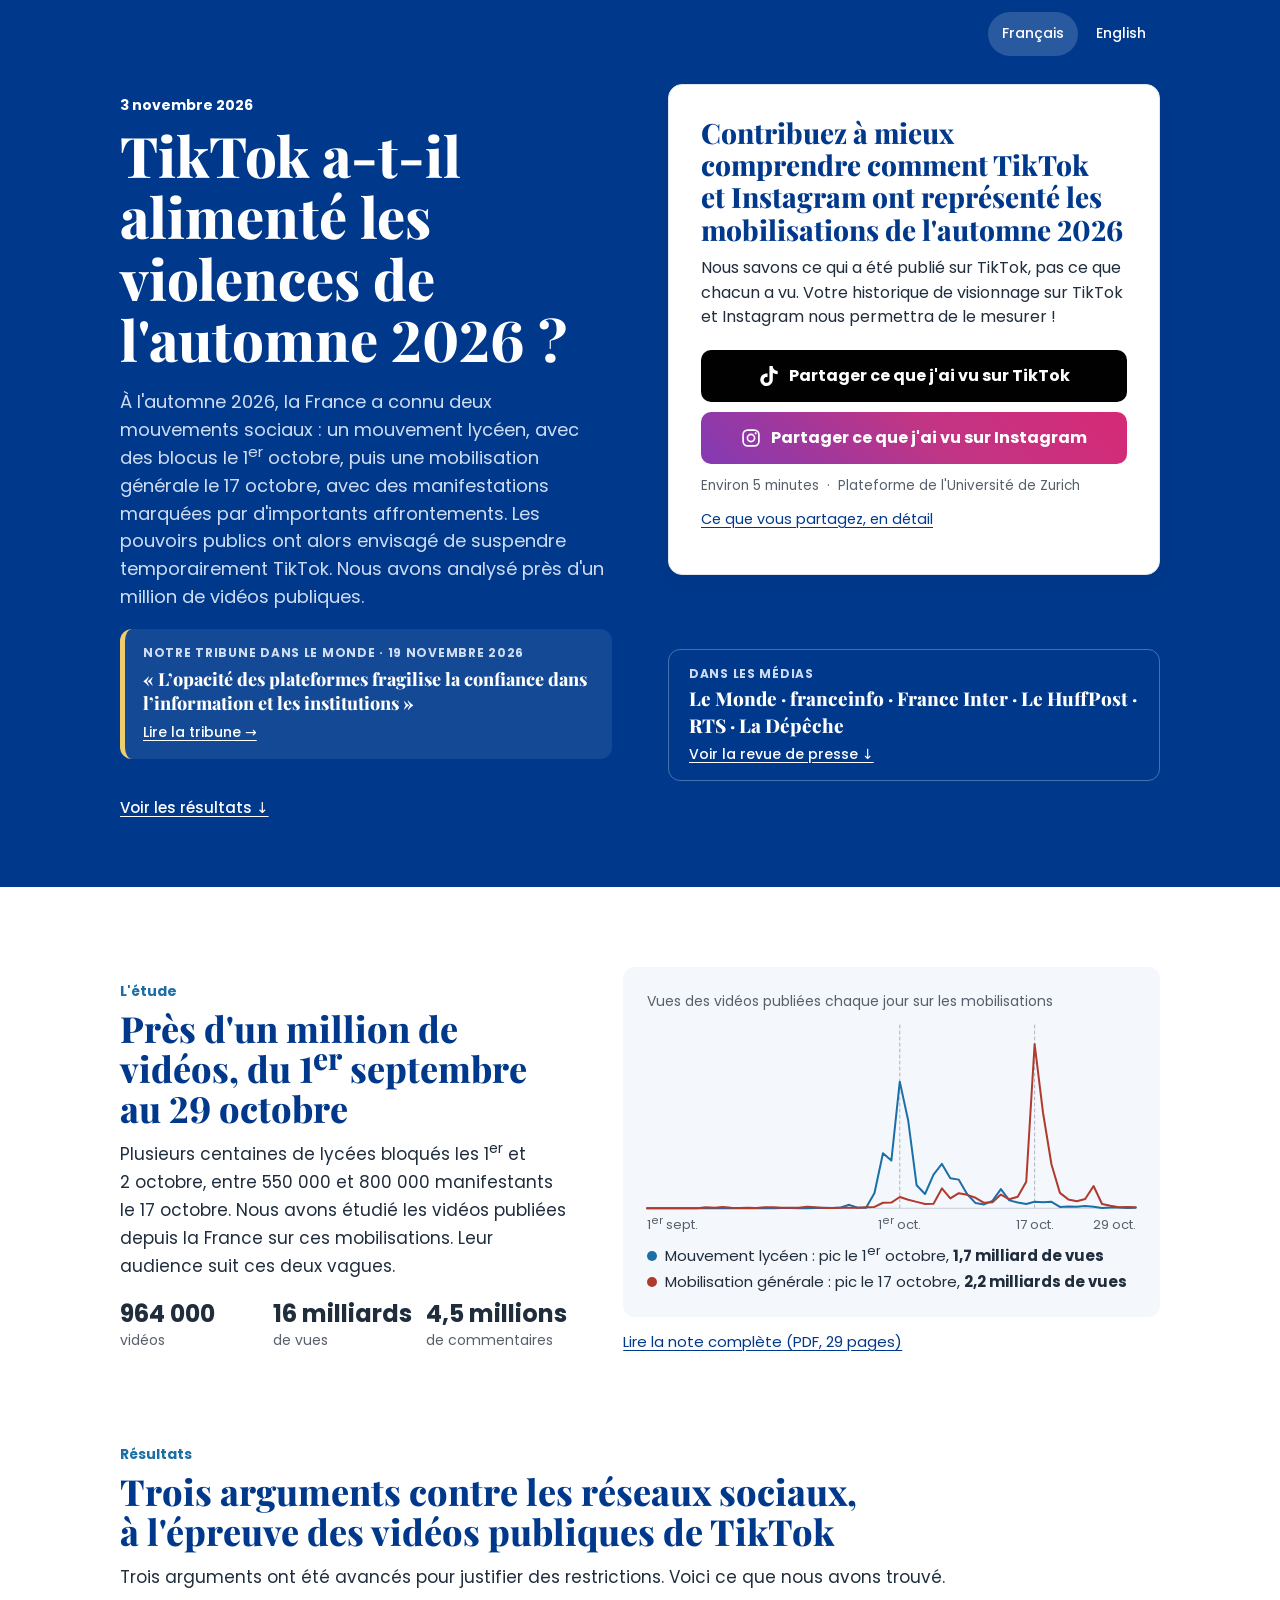
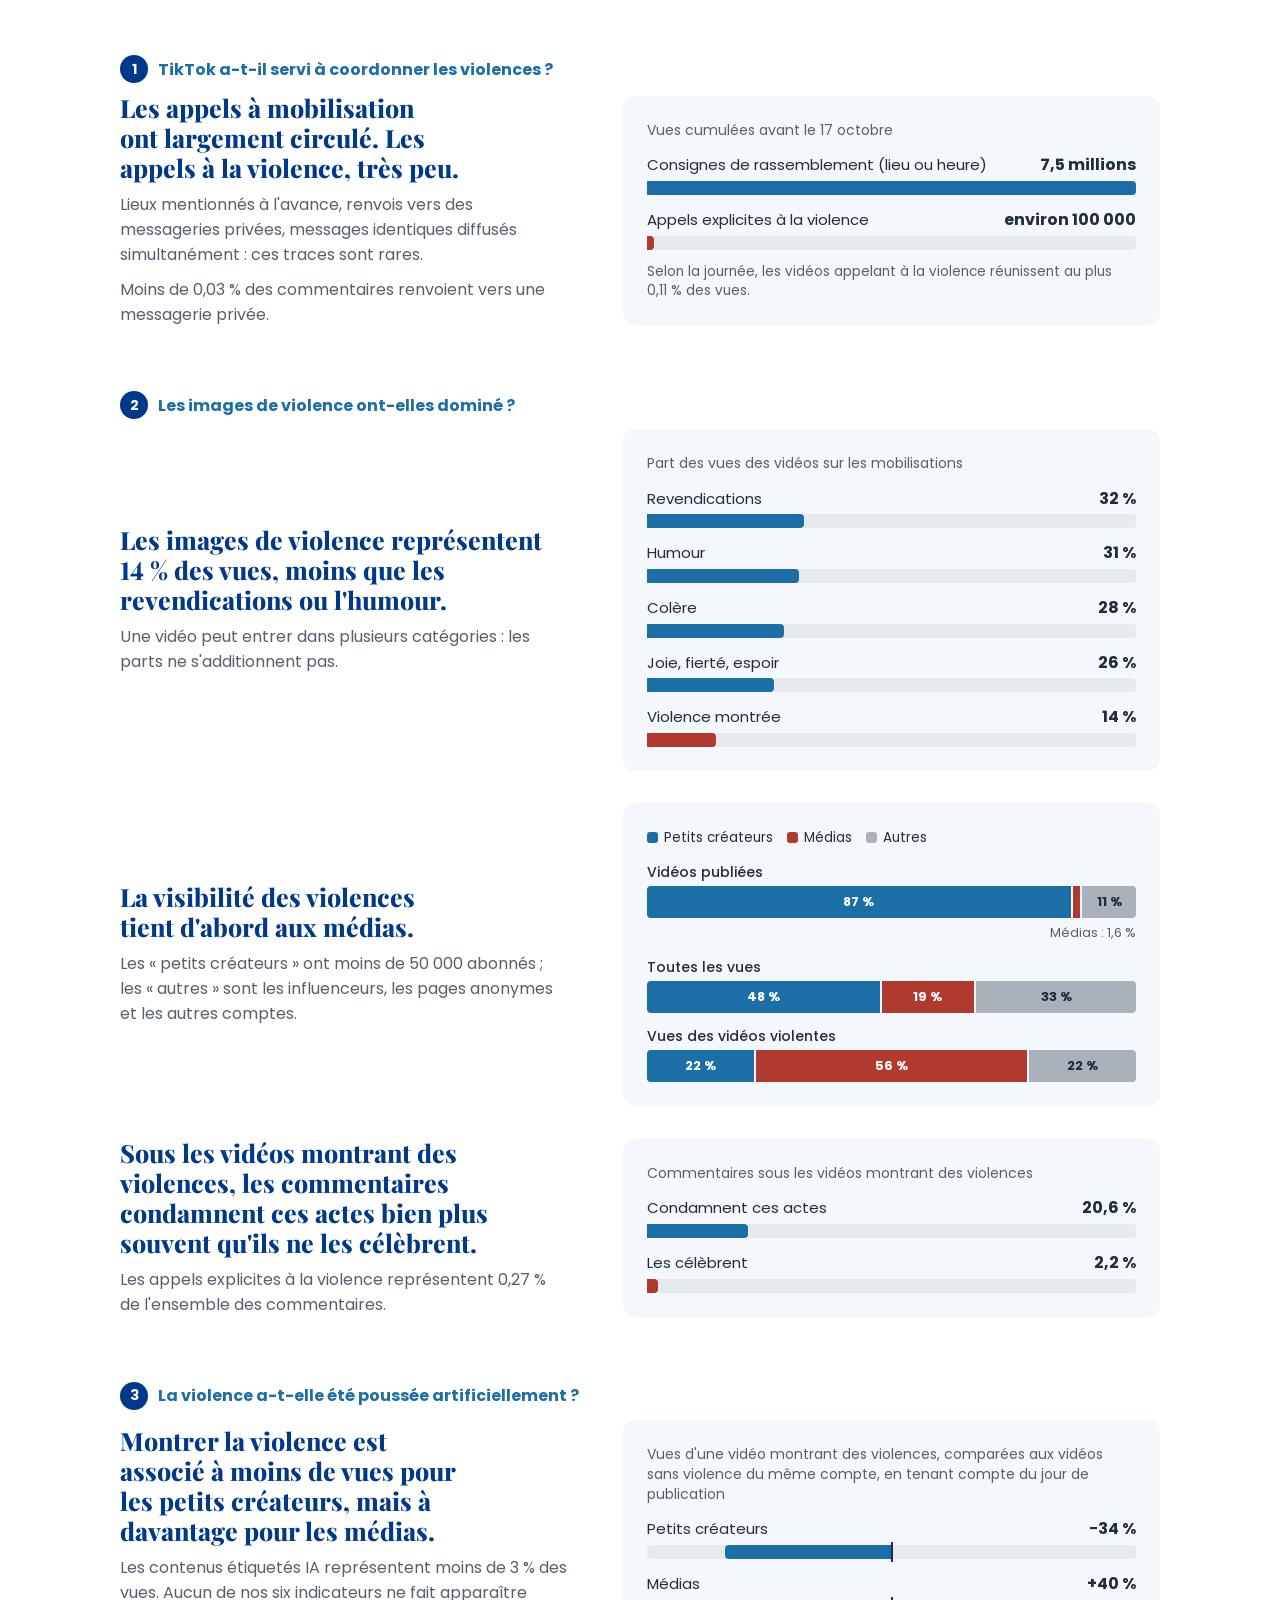
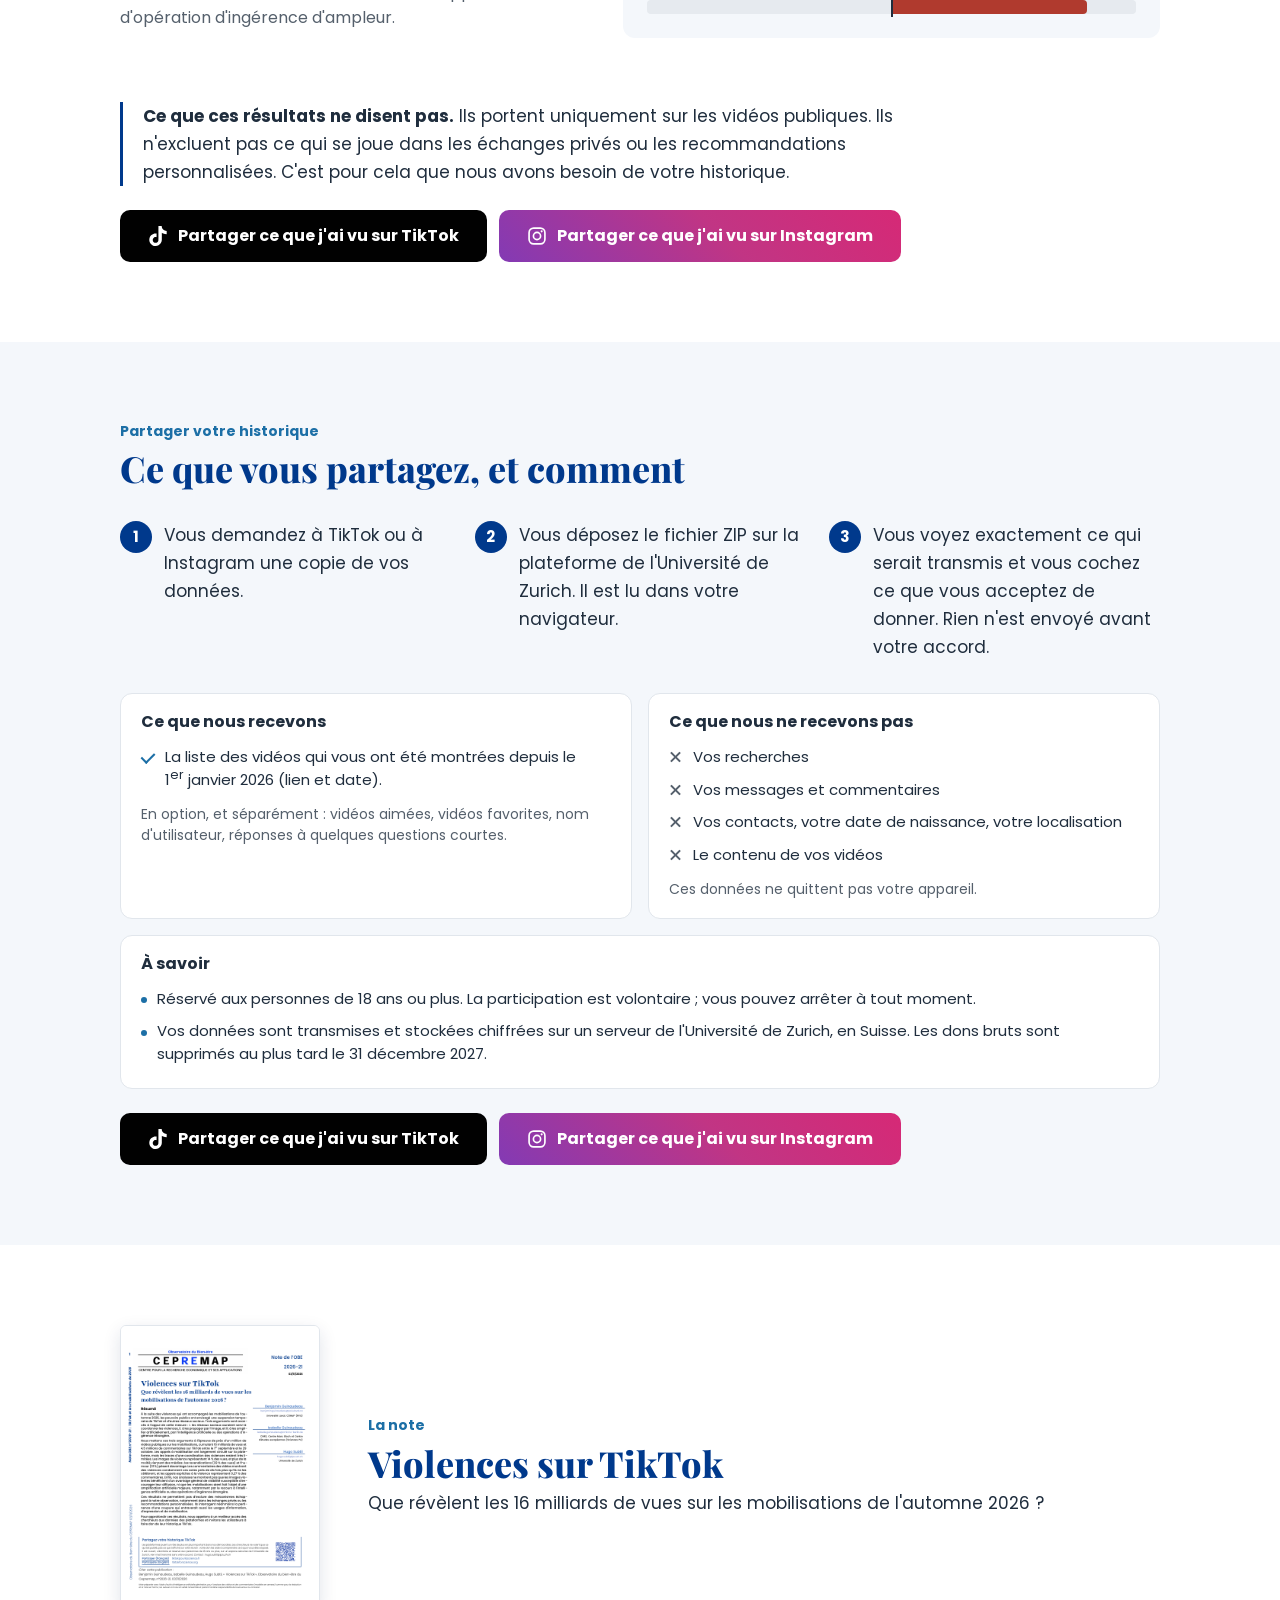
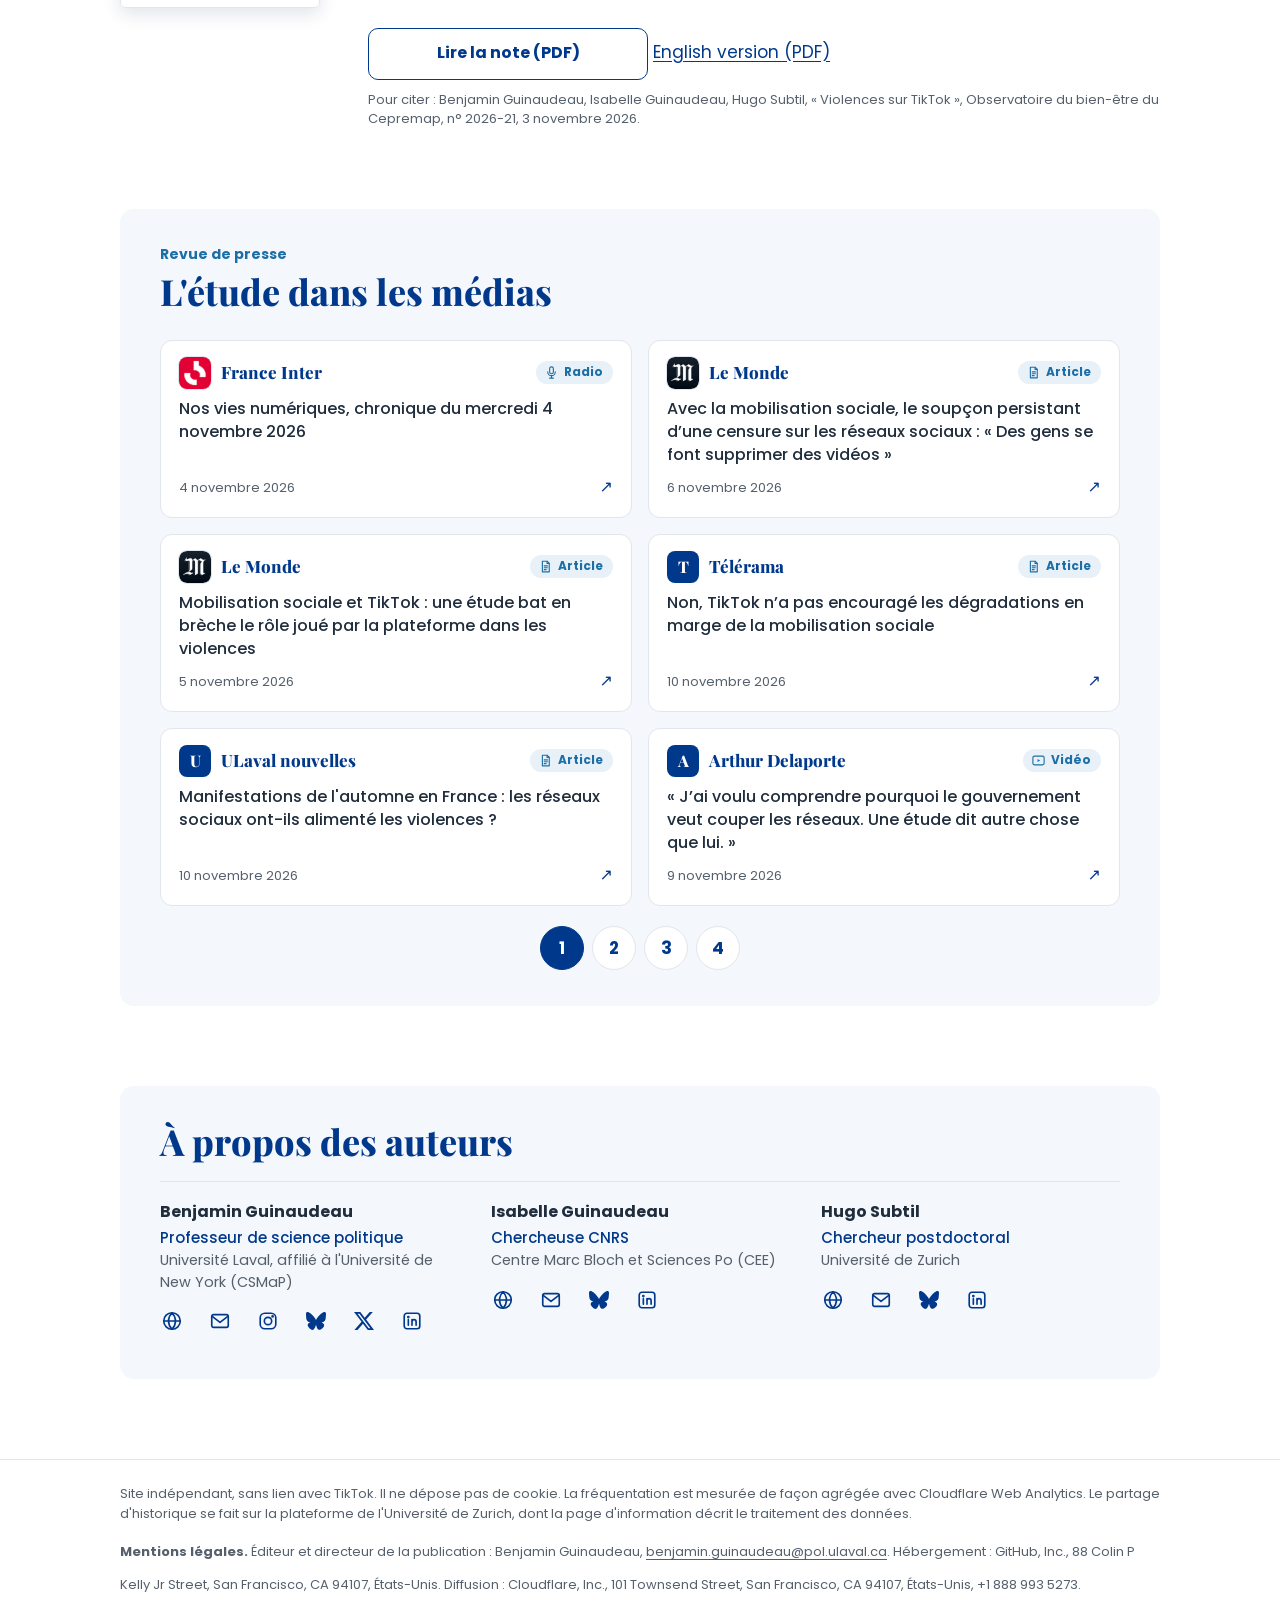
<file: index.html>
<!doctype html>
<html lang="fr">
<head>
  <meta charset="utf-8">
  <meta name="viewport" content="width=device-width, initial-scale=1, viewport-fit=cover">
  <title>TikTok a-t-il alimenté les violences de l'automne 2026&nbsp;? Une recherche en science politique</title>
  <meta name="description" content="Près d'un million de vidéos TikTok publiées en France pendant les mobilisations de l'automne 2026 : ce qu'elles montrent, et comment partager votre historique TikTok avec la recherche.">
  <link rel="canonical" href="https://tiktokpourlascience.fr/">
  <link rel="alternate" hreflang="fr" href="https://tiktokpourlascience.fr/">
  <link rel="alternate" hreflang="en" href="https://tiktokpourlascience.fr/en/">
  <meta property="og:type" content="website">
  <meta property="og:locale" content="fr_FR">
  <meta property="og:title" content="TikTok a-t-il alimenté les violences de l'automne 2026 ?">
  <meta property="og:description" content="Aidez-nous à comprendre les mobilisations sur TikTok en partageant ce que vous avez vu.">
  <meta property="og:url" content="https://tiktokpourlascience.fr/">
  <meta property="og:image" content="https://tiktokpourlascience.fr/assets/og-fr-5.png">
  <meta name="twitter:card" content="summary_large_image">
  <link rel="icon" href="data:image/svg+xml,%3Csvg xmlns='http://www.w3.org/2000/svg' viewBox='0 0 32 32'%3E%3Crect width='32' height='32' rx='6' fill='%2300398C'/%3E%3Crect x='7' y='17' width='5' height='8' fill='%23fff'/%3E%3Crect x='14' y='7' width='5' height='18' fill='%23fff'/%3E%3Crect x='21' y='13' width='5' height='12' fill='%23fff'/%3E%3C/svg%3E">
  <link rel="preload" href="assets/fonts/playfair-800.woff2" as="font" type="font/woff2" crossorigin>
  <link rel="stylesheet" href="assets/style.css?v=13">
</head>
<body>

<main>
  <div class="hero">
    <div class="wrap">
      <nav class="lang" aria-label="Langue"><span aria-current="true">Français</span><a href="en/" hreflang="en" lang="en">English</a></nav>
      <div class="hero-grid">
        <div>
          <p class="eyebrow">3&nbsp;novembre 2026</p>
          <h1>TikTok <span class="nb">a-t-il</span> alimenté les violences de l'automne&nbsp;2026&nbsp;?</h1>
          <p class="context">À l'automne 2026, la France a connu deux mouvements sociaux : un mouvement lycéen, avec des blocus le 1<sup>er</sup> octobre, puis une mobilisation générale le 17 octobre, avec des manifestations marquées par d'importants affrontements. Les pouvoirs publics ont alors envisagé de suspendre temporairement TikTok. Nous avons analysé près d'un million de vidéos publiques.</p>
          <a class="tribune-strip" href="https://www.lemonde.fr/idees/article/2026/11/19/soupcons-de-censure-sur-les-reseaux-sociaux-l-opacite-des-plateformes-fragilise-la-confiance-dans-l-information-et-les-institutions_6813339_3232.html" hreflang="fr"><span class="press-strip-label">Notre tribune dans Le Monde · 19&nbsp;novembre 2026</span><span class="tribune-strip-title">«&nbsp;L’opacité des plateformes fragilise la confiance dans l’information et les institutions&nbsp;»</span><span class="press-strip-go">Lire la tribune →</span></a>
          <a class="touch to-results" href="#resultats">Voir les résultats ↓</a>
        </div>
        <a class="press-strip" href="#presse"><span class="press-strip-label">Dans les médias</span><span class="press-strip-names">Le&nbsp;Monde · franceinfo · France&nbsp;Inter · Le&nbsp;HuffPost · RTS · La&nbsp;Dépêche</span><span class="press-strip-go">Voir la revue de presse ↓</span></a>
        <aside class="callout" aria-labelledby="callout-title">
          <h2 id="callout-title">Contribuez à mieux comprendre comment TikTok et Instagram ont représenté les mobilisations de l'automne&nbsp;2026</h2>
          <p>Nous savons ce qui a été publié sur TikTok, pas ce que chacun a vu. Votre historique de visionnage sur TikTok et Instagram nous permettra de le mesurer&nbsp;!</p>
          <a class="btn tt" href="https://datadonation.uzh.ch/ddm/studies/tiktok-mouvement-2026/briefing/"><svg class="logo" viewBox="0 0 24 24" aria-hidden="true"><path fill="currentColor" d="M12.525.02c1.31-.02 2.61-.01 3.91-.02.08 1.53.63 3.09 1.75 4.17 1.12 1.11 2.7 1.62 4.24 1.79v4.03c-1.44-.05-2.89-.35-4.2-.97-.57-.26-1.1-.59-1.62-.93-.01 2.92.01 5.84-.02 8.75-.08 1.4-.54 2.79-1.35 3.94-1.31 1.92-3.58 3.17-5.91 3.21-1.43.08-2.86-.31-4.08-1.03-2.02-1.19-3.44-3.37-3.65-5.71-.02-.5-.03-1-.01-1.49.18-1.9 1.12-3.72 2.58-4.96 1.66-1.44 3.98-2.13 6.15-1.72.02 1.48-.04 2.96-.04 4.44-.99-.32-2.15-.23-3.02.37-.63.41-1.11 1.04-1.36 1.75-.21.51-.15 1.07-.14 1.61.24 1.64 1.82 3.02 3.5 2.87 1.12-.01 2.19-.66 2.77-1.61.19-.33.4-.67.41-1.06.1-1.79.06-3.57.07-5.36.01-4.03-.01-8.05.02-12.07z"/></svg><span>Partager ce que j'ai vu sur TikTok</span></a>
          <a class="btn ig" href="https://datadonation.uzh.ch/ddm/studies/instagram-mouvement-2026/briefing/"><svg class="logo" viewBox="0 0 24 24" aria-hidden="true" fill="none" stroke="currentColor" stroke-width="2"><rect x="2.5" y="2.5" width="19" height="19" rx="5.5"/><circle cx="12" cy="12" r="4.3"/><circle cx="17.6" cy="6.4" r="1.25" fill="currentColor" stroke="none"/></svg><span>Partager ce que j'ai vu sur Instagram</span></a>
          <ul class="facts"><li>Environ 5&nbsp;minutes</li><li>Plateforme de l'Université de Zurich</li></ul>
          <a class="touch" href="#partage">Ce que vous partagez, en détail</a>
        </aside>
      </div>
    </div>
  </div>

  <section class="study">
      <div class="wrap study-grid">
        <div>
          <p class="eyebrow">L'étude</p>
          <h2 class="section-title">Près d'un million de vidéos, du 1<sup>er</sup>&nbsp;septembre au 29&nbsp;octobre</h2>
          <p class="lead">Plusieurs centaines de lycées bloqués les 1<sup>er</sup> et 2&nbsp;octobre, entre 550&nbsp;000 et 800&nbsp;000 manifestants le 17&nbsp;octobre. Nous avons étudié les vidéos publiées depuis la France sur ces mobilisations. Leur audience suit ces deux vagues.</p>
          <ul class="numbers">
            <li><b>964&nbsp;000</b> vidéos</li>
            <li><b>16&nbsp;milliards</b> de vues</li>
            <li><b>4,5&nbsp;millions</b> de commentaires</li>
          </ul>
        </div>
        <div>
          <figure class="panel waves" role="img" aria-label="Vues des vidéos publiées chaque jour, du 1er septembre au 29 octobre 2026 : deux pics, 1,7 milliard de vues le 1er octobre pour le mouvement lycéen et 2,2 milliards le 17 octobre pour la mobilisation générale.">
            <p class="chart-title">Vues des vidéos publiées chaque jour sur les mobilisations</p>
            <svg viewBox="0 0 640 240" aria-hidden="true">
              <path class="mark" d="M331 0 V240"/>
              <path class="mark" d="M507.6 0 V240"/>
              <path class="base" d="M0 240 H640"/>
              <path class="a" d="M0.0 240.0 L11.0 240.0 L22.1 240.0 L33.1 240.0 L44.1 240.0 L55.2 240.0 L66.2 240.0 L77.2 240.0 L88.3 240.0 L99.3 240.0 L110.3 239.8 L121.4 240.0 L132.4 240.0 L143.4 240.0 L154.5 240.0 L165.5 240.0 L176.6 239.8 L187.6 239.7 L198.6 240.0 L209.7 239.9 L220.7 239.8 L231.7 239.4 L242.8 239.6 L253.8 238.9 L264.8 235.5 L275.9 239.3 L286.9 239.4 L297.9 220.0 L309.0 168.0 L320.0 177.6 L331.0 74.2 L342.1 125.4 L353.1 209.9 L364.1 221.3 L375.2 196.0 L386.2 181.9 L397.2 200.7 L408.3 202.5 L419.3 221.6 L430.3 233.2 L441.4 235.0 L452.4 230.3 L463.4 214.9 L474.5 229.7 L485.5 232.4 L496.6 234.3 L507.6 231.4 L518.6 232.2 L529.7 231.6 L540.7 238.3 L551.7 237.8 L562.8 238.1 L573.8 237.1 L584.8 238.1 L595.9 239.5 L606.9 239.0 L617.9 239.1 L629.0 239.6 L640.0 239.4"/>
              <path class="b" d="M0.0 239.9 L11.0 240.0 L22.1 240.0 L33.1 240.0 L44.1 240.0 L55.2 240.0 L66.2 240.0 L77.2 238.8 L88.3 239.2 L99.3 238.2 L110.3 239.2 L121.4 239.7 L132.4 239.4 L143.4 239.7 L154.5 238.6 L165.5 238.7 L176.6 239.4 L187.6 239.2 L198.6 239.4 L209.7 238.1 L220.7 238.6 L231.7 239.5 L242.8 239.5 L253.8 239.3 L264.8 239.3 L275.9 239.4 L286.9 238.7 L297.9 238.3 L309.0 232.8 L320.0 232.6 L331.0 225.2 L342.1 228.9 L353.1 231.6 L364.1 234.3 L375.2 234.1 L386.2 214.0 L397.2 227.1 L408.3 220.2 L419.3 222.4 L430.3 226.3 L441.4 232.8 L452.4 232.1 L463.4 222.0 L474.5 228.2 L485.5 225.0 L496.6 205.4 L507.6 24.9 L518.6 114.9 L529.7 182.7 L540.7 219.8 L551.7 228.4 L562.8 230.9 L573.8 227.9 L584.8 210.8 L595.9 234.4 L606.9 236.8 L617.9 238.7 L629.0 238.5 L640.0 238.7"/>
            </svg>
            <div class="axis"><span style="left:0">1<sup>er</sup>&nbsp;sept.</span><span style="left:51.7%">1<sup>er</sup>&nbsp;oct.</span><span style="left:79.3%">17&nbsp;oct.</span><span style="left:100%">29&nbsp;oct.</span></div>
            <ul class="peaks">
              <li style="--c:var(--series-blue)">Mouvement lycéen&nbsp;: pic le 1<sup>er</sup>&nbsp;octobre, <b>1,7&nbsp;milliard de vues</b></li>
              <li style="--c:var(--series-red)">Mobilisation générale : pic le 17 octobre, <b>2,2 milliards de vues</b></li>
            </ul>
          </figure>
          <a class="touch pdf-link" href="pdf/violences-sur-tiktok-2026-21.pdf?v=3">Lire la note complète (PDF, 29 pages)</a>
        </div>
      </div>
    </section>

  <div class="after-hero">
    <section class="results" id="resultats">
      <div class="wrap">
        <p class="eyebrow">Résultats</p>
        <h2 class="section-title">Trois arguments contre les réseaux sociaux, à l'épreuve des vidéos publiques de TikTok</h2>
        <p class="lead">Trois arguments ont été avancés pour justifier des restrictions. Voici ce que nous avons trouvé.</p>

        <div class="chapter">
          <p class="question"><i>1</i> TikTok a-t-il servi à coordonner les violences ?</p>
          <article class="finding">
            <div>
              <h3>Les appels à mobilisation ont largement circulé. Les appels à la violence, très peu.</h3>
              <p class="text">Lieux mentionnés à l'avance, renvois vers des messageries privées, messages identiques diffusés simultanément : ces traces sont rares.</p>
              <p class="text">Moins de 0,03 % des commentaires renvoient vers une messagerie privée.</p>
            </div>
            <figure class="panel">
              <p class="chart-title">Vues cumulées avant le 17&nbsp;octobre</p>
              <ul class="bars" role="img" aria-label="Avant le 17 octobre, les consignes de rassemblement réunissent 7,5 millions de vues et les appels explicites à la violence environ 100 000.">
                <li class=""><span class="row"><span>Consignes de rassemblement (lieu ou heure)</span> <b>7,5&nbsp;millions</b></span><span class="track"><i style="width:100%"></i></span></li>
                <li class="hot"><span class="row"><span>Appels explicites à la violence</span> <b>environ 100 000</b></span><span class="track"><i style="width:1.33%"></i></span></li>
              </ul>
              <p class="note-line">Selon la journée, les vidéos appelant à la violence réunissent au plus 0,11&nbsp;% des vues.</p>
            </figure>
          </article>
        </div>

        <div class="chapter">
          <p class="question"><i>2</i> Les images de violence ont-elles dominé&nbsp;?</p>
          <article class="finding">
            <div>
              <h3>Les images de violence représentent 14 % des vues, moins que les revendications ou l'humour.</h3>
              <p class="text">Une vidéo peut entrer dans plusieurs catégories&nbsp;: les parts ne s'additionnent pas.</p>
            </div>
            <figure class="panel">
              <p class="chart-title">Part des vues des vidéos sur les mobilisations</p>
              <ul class="bars" role="img" aria-label="Part des vues : revendications 32 %, humour 31 %, colère 28 %, joie, fierté, espoir 26 %, violence montrée 14 %.">
                <li class=""><span class="row"><span>Revendications</span> <b>32&nbsp;%</b></span><span class="track"><i style="width:32%"></i></span></li>
                <li class=""><span class="row"><span>Humour</span> <b>31&nbsp;%</b></span><span class="track"><i style="width:31%"></i></span></li>
                <li class=""><span class="row"><span>Colère</span> <b>28&nbsp;%</b></span><span class="track"><i style="width:28%"></i></span></li>
                <li class=""><span class="row"><span>Joie, fierté, espoir</span> <b>26&nbsp;%</b></span><span class="track"><i style="width:26%"></i></span></li>
                <li class="hot"><span class="row"><span>Violence montrée</span> <b>14&nbsp;%</b></span><span class="track"><i style="width:14%"></i></span></li>
              </ul>
            </figure>
          </article>
          <article class="finding">
            <div>
              <h3>La visibilité des violences tient d'abord aux médias.</h3>
              <p class="text">Les « petits créateurs » ont moins de 50 000 abonnés ; les « autres » sont les influenceurs, les pages anonymes et les autres comptes.</p>
            </div>
            <figure class="panel">
              <div class="legend">
                <span style="--c:var(--series-blue)">Petits créateurs</span>
                <span style="--c:var(--series-red)">Médias</span>
                <span style="--c:var(--series-grey)">Autres</span>
              </div>
              <div class="stack">
                <div>
                  <h4>Vidéos publiées</h4>
                  <div class="seg" role="img" aria-label="Vidéos publiées : petits créateurs 87 %, médias 1,6 %, autres 11 %."><i class="s" style="flex:87">87&nbsp;%</i><i class="m" style="flex:1.6"></i><i class="o" style="flex:11">11&nbsp;%</i></div>
                  <p class="seg-note">Médias&nbsp;: 1,6&nbsp;%</p>
                </div>
                <div>
                  <h4>Toutes les vues</h4>
                  <div class="seg" role="img" aria-label="Toutes les vues : petits créateurs 48 %, médias 19 %, autres 33 %."><i class="s" style="flex:48">48&nbsp;%</i><i class="m" style="flex:19">19&nbsp;%</i><i class="o" style="flex:33">33&nbsp;%</i></div>
                </div>
                <div>
                  <h4>Vues des vidéos violentes</h4>
                  <div class="seg" role="img" aria-label="Vues des vidéos violentes : petits créateurs 22 %, médias 56 %, autres 22 %."><i class="s" style="flex:22">22&nbsp;%</i><i class="m" style="flex:56">56&nbsp;%</i><i class="o" style="flex:22">22&nbsp;%</i></div>
                </div>
              </div>
            </figure>
          </article>
          <article class="finding">
            <div>
              <h3>Sous les vidéos montrant des violences, les commentaires condamnent ces actes bien plus souvent qu'ils ne les célèbrent.</h3>
              <p class="text">Les appels explicites à la violence représentent 0,27&nbsp;% de l'ensemble des commentaires.</p>
            </div>
            <figure class="panel">
              <p class="chart-title">Commentaires sous les vidéos montrant des violences</p>
              <ul class="bars" role="img" aria-label="20,6 % des commentaires condamnent explicitement ces actes, 2,2 % les célèbrent.">
                <li class=""><span class="row"><span>Condamnent ces actes</span> <b>20,6&nbsp;%</b></span><span class="track"><i style="width:20.6%"></i></span></li>
                <li class="hot"><span class="row"><span>Les célèbrent</span> <b>2,2&nbsp;%</b></span><span class="track"><i style="width:2.2%"></i></span></li>
              </ul>
            </figure>
          </article>
        </div>

        <div class="chapter">
          <p class="question"><i>3</i> La violence a-t-elle été poussée artificiellement&nbsp;?</p>
          <article class="finding">
            <div>
              <h3>Montrer la violence est associé à moins de vues pour les petits créateurs, mais à davantage pour les médias.</h3>
              <p class="text">Les contenus étiquetés IA représentent moins de 3 % des vues. Aucun de nos six indicateurs ne fait apparaître d'opération d'ingérence d'ampleur.</p>
            </div>
            <figure class="panel">
              <p class="chart-title">Vues d'une vidéo montrant des violences, comparées aux vidéos sans violence du même compte, en tenant compte du jour de publication</p>
              <ul class="bars center" role="img" aria-label="Montrer des violences est associé à 34 % de vues en moins pour les petits créateurs et 40 % de vues en plus pour les médias.">
                <li class="neg"><span class="row"><span>Petits créateurs</span> <b>−34&nbsp;%</b></span><span class="track"><i style="left:16%;width:34%"></i></span></li>
                <li class="hot"><span class="row"><span>Médias</span> <b>+40&nbsp;%</b></span><span class="track"><i style="left:50%;width:40%"></i></span></li>
              </ul>
            </figure>
          </article>
        </div>

        <p class="limit"><strong>Ce que ces résultats ne disent pas.</strong> Ils portent uniquement sur les vidéos publiques. Ils n'excluent pas ce qui se joue dans les échanges privés ou les recommandations personnalisées. C'est pour cela que nous avons besoin de votre historique.</p>
        <div class="limit-cta desk-only"><a class="btn inline tt" href="https://datadonation.uzh.ch/ddm/studies/tiktok-mouvement-2026/briefing/"><svg class="logo" viewBox="0 0 24 24" aria-hidden="true"><path fill="currentColor" d="M12.525.02c1.31-.02 2.61-.01 3.91-.02.08 1.53.63 3.09 1.75 4.17 1.12 1.11 2.7 1.62 4.24 1.79v4.03c-1.44-.05-2.89-.35-4.2-.97-.57-.26-1.1-.59-1.62-.93-.01 2.92.01 5.84-.02 8.75-.08 1.4-.54 2.79-1.35 3.94-1.31 1.92-3.58 3.17-5.91 3.21-1.43.08-2.86-.31-4.08-1.03-2.02-1.19-3.44-3.37-3.65-5.71-.02-.5-.03-1-.01-1.49.18-1.9 1.12-3.72 2.58-4.96 1.66-1.44 3.98-2.13 6.15-1.72.02 1.48-.04 2.96-.04 4.44-.99-.32-2.15-.23-3.02.37-.63.41-1.11 1.04-1.36 1.75-.21.51-.15 1.07-.14 1.61.24 1.64 1.82 3.02 3.5 2.87 1.12-.01 2.19-.66 2.77-1.61.19-.33.4-.67.41-1.06.1-1.79.06-3.57.07-5.36.01-4.03-.01-8.05.02-12.07z"/></svg><span>Partager ce que j'ai vu sur TikTok</span></a><a class="btn inline ig" href="https://datadonation.uzh.ch/ddm/studies/instagram-mouvement-2026/briefing/"><svg class="logo" viewBox="0 0 24 24" aria-hidden="true" fill="none" stroke="currentColor" stroke-width="2"><rect x="2.5" y="2.5" width="19" height="19" rx="5.5"/><circle cx="12" cy="12" r="4.3"/><circle cx="17.6" cy="6.4" r="1.25" fill="currentColor" stroke="none"/></svg><span>Partager ce que j'ai vu sur Instagram</span></a></div>
      </div>
    </section>

    <section class="share" id="partage">
      <div class="wrap">
        <p class="eyebrow">Partager votre historique</p>
        <h2 class="section-title">Ce que vous partagez, et comment</h2>
        <ol class="steps">
          <li>Vous demandez à TikTok ou à Instagram une copie de vos données.</li>
          <li>Vous déposez le fichier ZIP sur la plateforme de l'Université de Zurich. Il est lu dans votre navigateur.</li>
          <li>Vous voyez exactement ce qui serait transmis et vous cochez ce que vous acceptez de donner. Rien n'est envoyé avant votre accord.</li>
        </ol>
        <div class="cards">
          <div class="card">
            <h3>Ce que nous recevons</h3>
            <ul class="check"><li>La liste des vidéos qui vous ont été montrées depuis le 1<sup>er</sup>&nbsp;janvier 2026 (lien et date).</li></ul>
            <p class="opt">En option, et séparément&nbsp;: vidéos aimées, vidéos favorites, nom d'utilisateur, réponses à quelques questions courtes.</p>
          </div>
          <div class="card">
            <h3>Ce que nous ne recevons pas</h3>
            <ul class="no"><li>Vos recherches</li><li>Vos messages et commentaires</li><li>Vos contacts, votre date de naissance, votre localisation</li><li>Le contenu de vos vidéos</li></ul>
            <p class="stay">Ces données ne quittent pas votre appareil.</p>
          </div>
        </div>
        <div class="know">
          <h3>À savoir</h3>
          <ul><li>Réservé aux personnes de 18&nbsp;ans ou plus. La participation est volontaire&nbsp;; vous pouvez arrêter à tout moment.</li><li>Vos données sont transmises et stockées chiffrées sur un serveur de l'Université de Zurich, en Suisse. Les dons bruts sont supprimés au plus tard le 31&nbsp;décembre 2027.</li></ul>
        </div>
        <div class="share-cta desk-only"><a class="btn inline tt" href="https://datadonation.uzh.ch/ddm/studies/tiktok-mouvement-2026/briefing/"><svg class="logo" viewBox="0 0 24 24" aria-hidden="true"><path fill="currentColor" d="M12.525.02c1.31-.02 2.61-.01 3.91-.02.08 1.53.63 3.09 1.75 4.17 1.12 1.11 2.7 1.62 4.24 1.79v4.03c-1.44-.05-2.89-.35-4.2-.97-.57-.26-1.1-.59-1.62-.93-.01 2.92.01 5.84-.02 8.75-.08 1.4-.54 2.79-1.35 3.94-1.31 1.92-3.58 3.17-5.91 3.21-1.43.08-2.86-.31-4.08-1.03-2.02-1.19-3.44-3.37-3.65-5.71-.02-.5-.03-1-.01-1.49.18-1.9 1.12-3.72 2.58-4.96 1.66-1.44 3.98-2.13 6.15-1.72.02 1.48-.04 2.96-.04 4.44-.99-.32-2.15-.23-3.02.37-.63.41-1.11 1.04-1.36 1.75-.21.51-.15 1.07-.14 1.61.24 1.64 1.82 3.02 3.5 2.87 1.12-.01 2.19-.66 2.77-1.61.19-.33.4-.67.41-1.06.1-1.79.06-3.57.07-5.36.01-4.03-.01-8.05.02-12.07z"/></svg><span>Partager ce que j'ai vu sur TikTok</span></a><a class="btn inline ig" href="https://datadonation.uzh.ch/ddm/studies/instagram-mouvement-2026/briefing/"><svg class="logo" viewBox="0 0 24 24" aria-hidden="true" fill="none" stroke="currentColor" stroke-width="2"><rect x="2.5" y="2.5" width="19" height="19" rx="5.5"/><circle cx="12" cy="12" r="4.3"/><circle cx="17.6" cy="6.4" r="1.25" fill="currentColor" stroke="none"/></svg><span>Partager ce que j'ai vu sur Instagram</span></a></div>
      </div>
    </section>

    <div class="sticky-cta"><p>Partager ce que j'ai vu sur :</p><div class="pair"><a class="btn tt" href="https://datadonation.uzh.ch/ddm/studies/tiktok-mouvement-2026/briefing/"><svg class="logo" viewBox="0 0 24 24" aria-hidden="true"><path fill="currentColor" d="M12.525.02c1.31-.02 2.61-.01 3.91-.02.08 1.53.63 3.09 1.75 4.17 1.12 1.11 2.7 1.62 4.24 1.79v4.03c-1.44-.05-2.89-.35-4.2-.97-.57-.26-1.1-.59-1.62-.93-.01 2.92.01 5.84-.02 8.75-.08 1.4-.54 2.79-1.35 3.94-1.31 1.92-3.58 3.17-5.91 3.21-1.43.08-2.86-.31-4.08-1.03-2.02-1.19-3.44-3.37-3.65-5.71-.02-.5-.03-1-.01-1.49.18-1.9 1.12-3.72 2.58-4.96 1.66-1.44 3.98-2.13 6.15-1.72.02 1.48-.04 2.96-.04 4.44-.99-.32-2.15-.23-3.02.37-.63.41-1.11 1.04-1.36 1.75-.21.51-.15 1.07-.14 1.61.24 1.64 1.82 3.02 3.5 2.87 1.12-.01 2.19-.66 2.77-1.61.19-.33.4-.67.41-1.06.1-1.79.06-3.57.07-5.36.01-4.03-.01-8.05.02-12.07z"/></svg><span>TikTok</span></a><a class="btn ig" href="https://datadonation.uzh.ch/ddm/studies/instagram-mouvement-2026/briefing/"><svg class="logo" viewBox="0 0 24 24" aria-hidden="true" fill="none" stroke="currentColor" stroke-width="2"><rect x="2.5" y="2.5" width="19" height="19" rx="5.5"/><circle cx="12" cy="12" r="4.3"/><circle cx="17.6" cy="6.4" r="1.25" fill="currentColor" stroke="none"/></svg><span>Instagram</span></a></div></div>
  </div>

  <section class="note">
    <div class="wrap note-grid">
      <a class="cover" href="pdf/violences-sur-tiktok-2026-21.pdf?v=3"><img src="assets/cover-fr-01.png?v=2" width="520" height="735" alt="Première page de la note" loading="lazy" decoding="async"></a>
      <div>
        <p class="eyebrow">La note</p>
        <h2>Violences sur TikTok</h2>
        <p class="subtitle">Que révèlent les 16&nbsp;milliards de vues sur les mobilisations de l'automne 2026&nbsp;?</p>
      </div>
      <div class="note-actions">
        <a class="btn secondary inline" href="pdf/violences-sur-tiktok-2026-21.pdf?v=3">Lire la note (PDF)</a>
        <a class="touch" href="pdf/violence-on-tiktok-2026-21.pdf?v=3" hreflang="en" lang="en">English version (PDF)</a>
        <p class="cite">Pour citer&nbsp;: Benjamin Guinaudeau, Isabelle Guinaudeau, Hugo Subtil, «&nbsp;Violences sur TikTok&nbsp;», Observatoire du bien-être du Cepremap, n°&nbsp;2026-21, 3&nbsp;novembre 2026.</p>
      </div>
    </div>
  </section>

  <section class="press" id="presse" aria-labelledby="press-title">
    <div class="wrap">
      <div class="press-box">
        <p class="eyebrow">Revue de presse</p>
        <h2 class="section-title" id="press-title">L'étude dans les médias</h2>
        <input type="radio" name="press-page" id="pp-1" class="pp" aria-label="Page de la revue de presse 1" checked>
        <input type="radio" name="press-page" id="pp-2" class="pp" aria-label="Page de la revue de presse 2">
        <input type="radio" name="press-page" id="pp-3" class="pp" aria-label="Page de la revue de presse 3">
        <input type="radio" name="press-page" id="pp-4" class="pp" aria-label="Page de la revue de presse 4">
        <ul class="press-list">
        <li data-p="1"><a class="press-card" href="https://www.radiofrance.fr/franceinter/podcasts/nos-vies-numeriques/nos-vies-numeriques-du-mercredi-04-novembre-2026-5705289"><span class="press-top"><span class="press-who"><img class="press-logo" src="assets/logos/franceinter.fr.png" width="32" height="32" alt="" loading="lazy" decoding="async"><b class="press-outlet">France Inter</b></span><span class="press-kind"><svg viewBox="0 0 24 24" aria-hidden="true"><rect x="9" y="3" width="6" height="11" rx="3"/><path d="M6 11a6 6 0 0 0 12 0M12 17v4M9 21h6"/></svg>Radio</span></span><span class="press-title" lang="fr">Nos vies numériques, chronique du mercredi 4 novembre 2026</span><span class="press-date">4&nbsp;novembre 2026<span class="press-arrow" aria-hidden="true">↗</span></span></a></li>
        <li data-p="1"><a class="press-card" href="https://www.lemonde.fr/pixels/article/2026/11/06/avec-la-mobilisation-sociale-le-soupcon-persistant-d-une-censure-sur-les-reseaux-sociaux-des-gens-se-font-supprimer-des-videos_6807727_4408996.html"><span class="press-top"><span class="press-who"><img class="press-logo" src="assets/logos/lemonde.fr.png" width="32" height="32" alt="" loading="lazy" decoding="async"><b class="press-outlet">Le Monde</b></span><span class="press-kind"><svg viewBox="0 0 24 24" aria-hidden="true"><path d="M7 3.5h7.5L18 7v13.500H7z"/><path d="M14.500 3.5V7H18M10 11h5M10 14h5M10 17h3"/></svg>Article</span></span><span class="press-title" lang="fr">Avec la mobilisation sociale, le soupçon persistant d’une censure sur les réseaux sociaux : « Des gens se font supprimer des vidéos »</span><span class="press-date">6&nbsp;novembre 2026<span class="press-arrow" aria-hidden="true">↗</span></span></a></li>
        <li data-p="1"><a class="press-card" href="https://www.lemonde.fr/pixels/article/2026/11/05/mobilisation-sociale-et-tiktok-une-etude-bat-en-breche-le-role-joue-par-la-plateforme-dans-les-violences_6807112_4408996.html"><span class="press-top"><span class="press-who"><img class="press-logo" src="assets/logos/lemonde.fr.png" width="32" height="32" alt="" loading="lazy" decoding="async"><b class="press-outlet">Le Monde</b></span><span class="press-kind"><svg viewBox="0 0 24 24" aria-hidden="true"><path d="M7 3.5h7.5L18 7v13.500H7z"/><path d="M14.500 3.5V7H18M10 11h5M10 14h5M10 17h3"/></svg>Article</span></span><span class="press-title" lang="fr">Mobilisation sociale et TikTok : une étude bat en brèche le rôle joué par la plateforme dans les violences</span><span class="press-date">5&nbsp;novembre 2026<span class="press-arrow" aria-hidden="true">↗</span></span></a></li>
        <li data-p="1"><a class="press-card" href="https://www.telerama.fr/debats-reportages/non-tiktok-n-a-pas-encourage-les-degradations-en-marge-de-la-mobilisation-sociale-7033802.php"><span class="press-top"><span class="press-who"><span class="press-logo mono" aria-hidden="true">T</span><b class="press-outlet">Télérama</b></span><span class="press-kind"><svg viewBox="0 0 24 24" aria-hidden="true"><path d="M7 3.5h7.5L18 7v13.500H7z"/><path d="M14.500 3.5V7H18M10 11h5M10 14h5M10 17h3"/></svg>Article</span></span><span class="press-title" lang="fr">Non, TikTok n’a pas encouragé les dégradations en marge de la mobilisation sociale</span><span class="press-date">10&nbsp;novembre 2026<span class="press-arrow" aria-hidden="true">↗</span></span></a></li>
        <li data-p="1"><a class="press-card" href="https://nouvelles.ulaval.ca/2026/11/10/manifestations-de-lautomne-en-france-les-reseaux-sociaux-ont-ils-alimente-les-violences-a:158cc984-d417-4678-923f-2e4426ca0290"><span class="press-top"><span class="press-who"><span class="press-logo mono" aria-hidden="true">U</span><b class="press-outlet">ULaval nouvelles</b></span><span class="press-kind"><svg viewBox="0 0 24 24" aria-hidden="true"><path d="M7 3.5h7.5L18 7v13.500H7z"/><path d="M14.500 3.5V7H18M10 11h5M10 14h5M10 17h3"/></svg>Article</span></span><span class="press-title" lang="fr">Manifestations de l&#x27;automne en France : les réseaux sociaux ont-ils alimenté les violences ?</span><span class="press-date">10&nbsp;novembre 2026<span class="press-arrow" aria-hidden="true">↗</span></span></a></li>
        <li data-p="1"><a class="press-card" href="https://www.instagram.com/reel/DfhzM4zNm99/"><span class="press-top"><span class="press-who"><span class="press-logo mono" aria-hidden="true">A</span><b class="press-outlet">Arthur Delaporte</b></span><span class="press-kind"><svg viewBox="0 0 24 24" aria-hidden="true"><rect x="3" y="5" width="18" height="14" rx="2.5"/><path d="M10.500 9.500v5l4-2.500z" class="fill"/></svg>Vidéo</span></span><span class="press-title" lang="fr">« J’ai voulu comprendre pourquoi le gouvernement veut couper les réseaux. Une étude dit autre chose que lui. »</span><span class="press-date">9&nbsp;novembre 2026<span class="press-arrow" aria-hidden="true">↗</span></span></a></li>
        <li data-p="2"><a class="press-card" href="https://www.nouvelobs.com/societe/20261107.OBS119927/tiktok-a-t-il-vraiment-favorise-la-diffusion-des-appels-a-la-violence-avant-le-17-octobre-entretien-avec-le-politologue-hugo-subtil.html"><span class="press-top"><span class="press-who"><span class="press-logo mono" aria-hidden="true">L</span><b class="press-outlet">Le Nouvel Obs</b></span><span class="press-kind"><svg viewBox="0 0 24 24" aria-hidden="true"><path d="M7 3.5h7.5L18 7v13.500H7z"/><path d="M14.500 3.5V7H18M10 11h5M10 14h5M10 17h3"/></svg>Article</span></span><span class="press-title" lang="fr">TikTok a-t-il vraiment favorisé la diffusion des appels à la violence avant le 17 octobre ? Entretien avec le politologue Hugo Subtil</span><span class="press-date">7&nbsp;novembre 2026<span class="press-arrow" aria-hidden="true">↗</span></span></a></li>
        <li data-p="2"><a class="press-card" href="https://www.20minutes.fr/societe/4261193-20261107-mobilisation-7-novembre-etude-relativise-role-tiktok-violences-automne"><span class="press-top"><span class="press-who"><span class="press-logo mono" aria-hidden="true">2</span><b class="press-outlet">20 Minutes</b></span><span class="press-kind"><svg viewBox="0 0 24 24" aria-hidden="true"><path d="M7 3.5h7.5L18 7v13.500H7z"/><path d="M14.500 3.5V7H18M10 11h5M10 14h5M10 17h3"/></svg>Article</span></span><span class="press-title" lang="fr">Mobilisation du 17 novembre : Une étude relativise le rôle de TikTok dans les violences de l’automne</span><span class="press-date">7&nbsp;novembre 2026<span class="press-arrow" aria-hidden="true">↗</span></span></a></li>
        <li data-p="2"><a class="press-card" href="https://www.instagram.com/reel/DfaB45lEnlY/"><span class="press-top"><span class="press-who"><span class="press-logo mono" aria-hidden="true">C</span><b class="press-outlet">@cquoilinfo</b></span><span class="press-kind"><svg viewBox="0 0 24 24" aria-hidden="true"><rect x="3" y="5" width="18" height="14" rx="2.5"/><path d="M10.500 9.500v5l4-2.500z" class="fill"/></svg>Vidéo</span></span><span class="press-title" lang="fr">« C quoi l&#x27;info ? » : une étude du Cepremap sur TikTok et la violence des manifestations</span><span class="press-date">6&nbsp;novembre 2026<span class="press-arrow" aria-hidden="true">↗</span></span></a></li>
        <li data-p="2"><a class="press-card" href="https://www.franceinfo.fr/replay-radio/le-vrai-du-faux/vrai-ou-faux-tiktok-a-t-il-vraiment-servi-a-organiser-ou-a-amplifier-les-violences-lors-des-manifestations_8249902.html"><span class="press-top"><span class="press-who"><img class="press-logo" src="assets/logos/franceinfo.fr.png" width="32" height="32" alt="" loading="lazy" decoding="async"><b class="press-outlet">franceinfo</b></span><span class="press-kind"><svg viewBox="0 0 24 24" aria-hidden="true"><rect x="9" y="3" width="6" height="11" rx="3"/><path d="M6 11a6 6 0 0 0 12 0M12 17v4M9 21h6"/></svg>Radio</span></span><span class="press-title" lang="fr">Le vrai ou faux. TikTok a-t-il vraiment servi à organiser ou à amplifier les violences lors des manifestations ?</span><span class="press-date">6&nbsp;novembre 2026<span class="press-arrow" aria-hidden="true">↗</span></span></a></li>
        <li data-p="2"><a class="press-card" href="https://www.leparisien.fr/high-tech/les-reseaux-sociaux-accuses-dattiser-les-violences-urbaines-cette-etude-qui-minimise-le-role-de-tiktok-06-11-2026-NTPUYMA65BCELJRJKQBQJ7QAJM.php"><span class="press-top"><span class="press-who"><span class="press-logo mono" aria-hidden="true">L</span><b class="press-outlet">Le Parisien</b></span><span class="press-kind"><svg viewBox="0 0 24 24" aria-hidden="true"><path d="M7 3.5h7.5L18 7v13.500H7z"/><path d="M14.500 3.5V7H18M10 11h5M10 14h5M10 17h3"/></svg>Article</span></span><span class="press-title" lang="fr">Les réseaux sociaux accusés d’attiser les violences urbaines : cette étude qui minimise le rôle de TikTok</span><span class="press-date">6&nbsp;novembre 2026<span class="press-arrow" aria-hidden="true">↗</span></span></a></li>
        <li data-p="2"><a class="press-card" href="https://www.franceinfo.fr/societe/education/blocage-des-lycees/tiktok-influe-t-il-sur-les-violences-en-manifestation_8271203.html"><span class="press-top"><span class="press-who"><img class="press-logo" src="assets/logos/franceinfo.fr.png" width="32" height="32" alt="" loading="lazy" decoding="async"><b class="press-outlet">franceinfo</b></span><span class="press-kind"><svg viewBox="0 0 24 24" aria-hidden="true"><rect x="3" y="5" width="18" height="14" rx="2.5"/><path d="M10.500 9.500v5l4-2.500z" class="fill"/></svg>Vidéo</span></span><span class="press-title" lang="fr">TikTok influe-t-il sur les violences en manifestation ?</span><span class="press-date">6&nbsp;novembre 2026<span class="press-arrow" aria-hidden="true">↗</span></span></a></li>
        <li data-p="3"><a class="press-card" href="https://www.franceinfo.fr/societe/mobilisation-du-17-octobre/tiktok-n-a-eu-qu-un-role-tres-limite-dans-les-violences-en-marge-des-manifestations-et-des-blocus-lyceens-selon-une-etude_8269067.html"><span class="press-top"><span class="press-who"><img class="press-logo" src="assets/logos/franceinfo.fr.png" width="32" height="32" alt="" loading="lazy" decoding="async"><b class="press-outlet">franceinfo</b></span><span class="press-kind"><svg viewBox="0 0 24 24" aria-hidden="true"><path d="M7 3.5h7.5L18 7v13.500H7z"/><path d="M14.500 3.5V7H18M10 11h5M10 14h5M10 17h3"/></svg>Article</span></span><span class="press-title" lang="fr">TikTok n&#x27;a eu qu&#x27;un rôle « très limité » dans les violences en marge des manifestations et des blocus lycéens, selon une étude</span><span class="press-date">5&nbsp;novembre 2026<span class="press-arrow" aria-hidden="true">↗</span></span></a></li>
        <li data-p="3"><a class="press-card" href="https://www.instagram.com/reel/DfVCsXaR90l/"><span class="press-top"><span class="press-who"><span class="press-logo mono" aria-hidden="true">C</span><b class="press-outlet">@cest_le_mat</b></span><span class="press-kind"><svg viewBox="0 0 24 24" aria-hidden="true"><rect x="3" y="5" width="18" height="14" rx="2.5"/><path d="M10.500 9.500v5l4-2.500z" class="fill"/></svg>Vidéo</span></span><span class="press-title" lang="fr">Reel Instagram présentant l&#x27;étude « Violences sur TikTok »</span><span class="press-date">4&nbsp;novembre 2026<span class="press-arrow" aria-hidden="true">↗</span></span></a></li>
        <li data-p="3"><a class="press-card" href="https://www.huffingtonpost.fr/france/article/tiktok-est-accuse-d-attiser-la-violence-de-l-automne-social-mais-ces-16-milliards-de-vues-de-videos-disent-autre-chose_351271.html"><span class="press-top"><span class="press-who"><img class="press-logo" src="assets/logos/huffingtonpost.fr.png" width="32" height="32" alt="" loading="lazy" decoding="async"><b class="press-outlet">Le HuffPost</b></span><span class="press-kind"><svg viewBox="0 0 24 24" aria-hidden="true"><path d="M7 3.5h7.5L18 7v13.500H7z"/><path d="M14.500 3.5V7H18M10 11h5M10 14h5M10 17h3"/></svg>Article</span></span><span class="press-title" lang="fr">TikTok est accusé d&#x27;attiser la violence de l&#x27;automne social, mais ces 16 milliards de vues de vidéos disent autre chose</span><span class="press-date">4&nbsp;novembre 2026<span class="press-arrow" aria-hidden="true">↗</span></span></a></li>
        <li data-p="3"><a class="press-card" href="https://www.ladepeche.fr/2026/11/04/violences-attisees-sur-tiktok-une-etude-met-a-mal-les-arguments-du-gouvernement-contre-le-reseau-social-13635197.php"><span class="press-top"><span class="press-who"><img class="press-logo" src="assets/logos/ladepeche.fr.png" width="32" height="32" alt="" loading="lazy" decoding="async"><b class="press-outlet">La Dépêche du Midi</b></span><span class="press-kind"><svg viewBox="0 0 24 24" aria-hidden="true"><path d="M7 3.5h7.5L18 7v13.500H7z"/><path d="M14.500 3.5V7H18M10 11h5M10 14h5M10 17h3"/></svg>Article</span></span><span class="press-title" lang="fr">Violences attisées sur TikTok : une étude met à mal les arguments du gouvernement contre le réseau social</span><span class="press-date">4&nbsp;novembre 2026<span class="press-arrow" aria-hidden="true">↗</span></span></a></li>
        <li data-p="3"><a class="press-card" href="https://www.rts.ch/play/tv/fastcheck/video/tiktok-est-il-vraiment-un-accelerateur-demeutes-vrai-ou-faux-?urn=urn:rts:video:bccb9ca4-0a64-3935-8808-6ce2712120fe"><span class="press-top"><span class="press-who"><img class="press-logo" src="assets/logos/rts.ch.png" width="32" height="32" alt="" loading="lazy" decoding="async"><b class="press-outlet">RTS</b></span><span class="press-kind"><svg viewBox="0 0 24 24" aria-hidden="true"><rect x="3" y="5" width="18" height="14" rx="2.5"/><path d="M10.500 9.500v5l4-2.500z" class="fill"/></svg>Vidéo</span></span><span class="press-title" lang="fr">FastCheck. TikTok est-il vraiment un accélérateur d&#x27;émeutes ? Vrai ou faux</span><span class="press-date">4&nbsp;novembre 2026<span class="press-arrow" aria-hidden="true">↗</span></span></a></li>
        <li data-p="3"><a class="press-card" href="https://www.technomedia.org/2026/11/violences-attisees-sur-tiktok-une-etude.html"><span class="press-top"><span class="press-who"><span class="press-logo mono" aria-hidden="true">T</span><b class="press-outlet">Technomedia</b></span><span class="press-kind"><svg viewBox="0 0 24 24" aria-hidden="true"><path d="M7 3.5h7.5L18 7v13.500H7z"/><path d="M14.500 3.5V7H18M10 11h5M10 14h5M10 17h3"/></svg>Article</span></span><span class="press-title" lang="fr">Violences attisées sur TikTok : une étude met à mal les arguments du gouvernement</span><span class="press-date">4&nbsp;novembre 2026<span class="press-arrow" aria-hidden="true">↗</span></span></a></li>
        <li data-p="4"><a class="press-card" href="https://www.rts.ch/audio-podcast/2026/audio/selon-une-etude-tiktok-n-est-pas-un-accelerateur-de-violence-lors-de-mobilisations-politiques-interview-d-hugo-subtil-29404738.html"><span class="press-top"><span class="press-who"><img class="press-logo" src="assets/logos/rts.ch.png" width="32" height="32" alt="" loading="lazy" decoding="async"><b class="press-outlet">RTS</b></span><span class="press-kind"><svg viewBox="0 0 24 24" aria-hidden="true"><path d="M5 14v-2a7 7 0 0 1 14 0v2"/><rect x="4" y="14" width="4" height="6" rx="1.5"/><rect x="16" y="14" width="4" height="6" rx="1.5"/></svg>Audio</span></span><span class="press-title" lang="fr">Selon une étude, TikTok n&#x27;est pas un accélérateur de violence lors de mobilisations politiques : interview d&#x27;Hugo Subtil</span><span class="press-date">3&nbsp;novembre 2026<span class="press-arrow" aria-hidden="true">↗</span></span></a></li>
        <li data-p="4"><a class="press-card" href="https://www.rts.ch/info/societe/2026/article/tiktok-une-etude-refute-tout-role-d-incubateur-de-violence-29404703.html"><span class="press-top"><span class="press-who"><img class="press-logo" src="assets/logos/rts.ch.png" width="32" height="32" alt="" loading="lazy" decoding="async"><b class="press-outlet">RTS Info</b></span><span class="press-kind"><svg viewBox="0 0 24 24" aria-hidden="true"><rect x="3" y="5" width="18" height="14" rx="2.5"/><path d="M10.500 9.500v5l4-2.500z" class="fill"/></svg>Vidéo</span></span><span class="press-title" lang="fr">TikTok : une étude réfute tout rôle d&#x27;incubateur de violence</span><span class="press-date">3&nbsp;novembre 2026<span class="press-arrow" aria-hidden="true">↗</span></span></a></li>
        <li data-p="4"><a class="press-card" href="https://www.rts.ch/play/tv/forum/video/selon-une-etude-tiktok-nest-pas-un-accelerateur-de-violence-lors-de-mobilisations-politiques-interview-dhugo-subtil?urn=urn:rts:video:c660b155-dd62-394b-a84f-5c5af69116b5"><span class="press-top"><span class="press-who"><img class="press-logo" src="assets/logos/rts.ch.png" width="32" height="32" alt="" loading="lazy" decoding="async"><b class="press-outlet">RTS</b></span><span class="press-kind"><svg viewBox="0 0 24 24" aria-hidden="true"><rect x="3" y="5" width="18" height="14" rx="2.5"/><path d="M10.500 9.500v5l4-2.500z" class="fill"/></svg>Vidéo</span></span><span class="press-title" lang="fr">Forum. Selon une étude, TikTok n&#x27;est pas un accélérateur de violence lors de mobilisations politiques : interview d&#x27;Hugo Subtil</span><span class="press-date">3&nbsp;novembre 2026<span class="press-arrow" aria-hidden="true">↗</span></span></a></li>
        <li data-p="4"><a class="press-card" href="https://entrevue.fr/societe/tiktok-comment-un-logiciel-moins-cher-a-rendu-le-gouvernement-aveugle-face/"><span class="press-top"><span class="press-who"><span class="press-logo mono" aria-hidden="true">E</span><b class="press-outlet">Entrevue</b></span><span class="press-kind"><svg viewBox="0 0 24 24" aria-hidden="true"><path d="M7 3.5h7.5L18 7v13.500H7z"/><path d="M14.500 3.5V7H18M10 11h5M10 14h5M10 17h3"/></svg>Article</span></span><span class="press-title" lang="fr">TikTok : comment un logiciel moins cher a rendu le gouvernement aveugle face aux mobilisations sociales</span><span class="press-date">6&nbsp;novembre 2026<span class="press-arrow" aria-hidden="true">↗</span></span></a></li>
        </ul>
        <div class="pager" aria-hidden="true"><label for="pp-1">1</label><label for="pp-2">2</label><label for="pp-3">3</label><label for="pp-4">4</label></div>

      </div>
    </div>
  </section>

  <section class="about" aria-labelledby="about-title">
    <div class="wrap">
      <div class="about-box">
        <h2 id="about-title">À propos des auteurs</h2>
        <ul class="people">
          <li>
            <h3>Benjamin Guinaudeau</h3>
            <p class="role">Professeur de science politique</p>
            <p>Université Laval, affilié à l'Université de New York (CSMaP)</p>
            <div class="contact"><a href="https://benguinaudeau.com/" aria-label="Site web : Benjamin Guinaudeau" title="Site web"><svg viewBox="0 0 24 24" aria-hidden="true"><circle cx="12" cy="12" r="9"/><path d="M3 12h18M12 3c2.5 2.6 3.8 5.6 3.8 9s-1.3 6.4-3.8 9c-2.5-2.6-3.8-5.6-3.8-9S9.500 5.600 12 3z"/></svg></a><a href="mailto:benjamin.guinaudeau@pol.ulaval.ca" aria-label="E-mail : Benjamin Guinaudeau" title="E-mail"><svg viewBox="0 0 24 24" aria-hidden="true"><rect x="3" y="5" width="18" height="14" rx="2"/><path d="M3.500 7l8.500 6.500L20.500 7"/></svg></a><a href="https://www.instagram.com/benguinaudeau/" aria-label="Instagram : Benjamin Guinaudeau" title="Instagram"><svg viewBox="0 0 24 24" aria-hidden="true"><rect x="3.500" y="3.500" width="17" height="17" rx="5"/><circle cx="12" cy="12" r="4"/><circle cx="17" cy="7" r="0.6" class="dot"/></svg></a><a href="https://bsky.app/profile/benguinaudeau.bsky.social" aria-label="Bluesky : Benjamin Guinaudeau" title="Bluesky"><svg viewBox="0 0 24 24" aria-hidden="true" class="solid"><path d="M12 10.8c-1.087-2.114-4.046-6.053-6.798-7.995C2.566.944 1.561 1.266.902 1.565.139 1.908 0 3.08 0 3.768c0 .69.378 5.65.624 6.479.815 2.736 3.713 3.66 6.383 3.364.136-.02.275-.039.415-.056-.138.022-.276.04-.415.056-3.912.58-7.387 2.005-2.83 7.078 5.013 5.19 6.87-1.113 7.823-4.308.953 3.195 2.05 9.271 7.733 4.308 4.267-4.308 1.172-6.498-2.74-7.078a8.741 8.741 0 0 1-.415-.056c.14.017.279.036.415.056 2.67.297 5.568-.628 6.383-3.364.246-.828.624-5.79.624-6.479 0-.688-.139-1.86-.902-2.203-.659-.299-1.664-.62-4.3 1.24C16.046 4.748 13.087 8.687 12 10.8z"/></svg></a><a href="https://x.com/benguinaudeau" aria-label="X : Benjamin Guinaudeau" title="X"><svg viewBox="0 0 24 24" aria-hidden="true" class="solid"><path d="M18.901 1.153h3.68l-8.04 9.19L24 22.846h-7.406l-5.8-7.584-6.638 7.584H.474l8.6-9.83L0 1.154h7.594l5.243 6.932ZM17.61 20.644h2.039L6.486 3.24H4.298Z"/></svg></a><a href="https://www.linkedin.com/in/benguinaudeau/" aria-label="LinkedIn : Benjamin Guinaudeau" title="LinkedIn"><svg viewBox="0 0 24 24" aria-hidden="true"><rect x="3.500" y="3.500" width="17" height="17" rx="3"/><path d="M8 10.500V16.500M12 16.500V10.500M12 13c0-1.500 1-2.500 2.200-2.500S16.500 11.500 16.500 13v3.500"/><circle cx="8" cy="7.700" r="0.6" class="dot"/></svg></a></div>
          </li>
          <li>
            <h3>Isabelle Guinaudeau</h3>
            <p class="role">Chercheuse CNRS</p>
            <p>Centre Marc Bloch et Sciences Po (CEE)</p>
            <div class="contact"><a href="https://isabelleguinaudeau.eu/" aria-label="Site web : Isabelle Guinaudeau" title="Site web"><svg viewBox="0 0 24 24" aria-hidden="true"><circle cx="12" cy="12" r="9"/><path d="M3 12h18M12 3c2.5 2.6 3.8 5.6 3.8 9s-1.3 6.4-3.8 9c-2.5-2.6-3.8-5.6-3.8-9S9.500 5.600 12 3z"/></svg></a><a href="mailto:isabelle.guinaudeau@cmb.hu-berlin.de" aria-label="E-mail : Isabelle Guinaudeau" title="E-mail"><svg viewBox="0 0 24 24" aria-hidden="true"><rect x="3" y="5" width="18" height="14" rx="2"/><path d="M3.500 7l8.500 6.500L20.500 7"/></svg></a><a href="https://bsky.app/profile/iguinaudeau.bsky.social" aria-label="Bluesky : Isabelle Guinaudeau" title="Bluesky"><svg viewBox="0 0 24 24" aria-hidden="true" class="solid"><path d="M12 10.8c-1.087-2.114-4.046-6.053-6.798-7.995C2.566.944 1.561 1.266.902 1.565.139 1.908 0 3.08 0 3.768c0 .69.378 5.65.624 6.479.815 2.736 3.713 3.66 6.383 3.364.136-.02.275-.039.415-.056-.138.022-.276.04-.415.056-3.912.58-7.387 2.005-2.83 7.078 5.013 5.19 6.87-1.113 7.823-4.308.953 3.195 2.05 9.271 7.733 4.308 4.267-4.308 1.172-6.498-2.74-7.078a8.741 8.741 0 0 1-.415-.056c.14.017.279.036.415.056 2.67.297 5.568-.628 6.383-3.364.246-.828.624-5.79.624-6.479 0-.688-.139-1.86-.902-2.203-.659-.299-1.664-.62-4.3 1.24C16.046 4.748 13.087 8.687 12 10.8z"/></svg></a><a href="https://www.linkedin.com/in/isabelle-guinaudeau-071b0369/" aria-label="LinkedIn : Isabelle Guinaudeau" title="LinkedIn"><svg viewBox="0 0 24 24" aria-hidden="true"><rect x="3.500" y="3.500" width="17" height="17" rx="3"/><path d="M8 10.500V16.500M12 16.500V10.500M12 13c0-1.500 1-2.500 2.200-2.500S16.500 11.500 16.500 13v3.500"/><circle cx="8" cy="7.700" r="0.6" class="dot"/></svg></a></div>
          </li>
          <li>
            <h3>Hugo Subtil</h3>
            <p class="role">Chercheur postdoctoral</p>
            <p>Université de Zurich</p>
            <div class="contact"><a href="https://sites.google.com/view/hugosubtil/home" aria-label="Site web : Hugo Subtil" title="Site web"><svg viewBox="0 0 24 24" aria-hidden="true"><circle cx="12" cy="12" r="9"/><path d="M3 12h18M12 3c2.5 2.6 3.8 5.6 3.8 9s-1.3 6.4-3.8 9c-2.5-2.6-3.8-5.6-3.8-9S9.500 5.600 12 3z"/></svg></a><a href="mailto:hugo.subtil@ipz.uzh.ch" aria-label="E-mail : Hugo Subtil" title="E-mail"><svg viewBox="0 0 24 24" aria-hidden="true"><rect x="3" y="5" width="18" height="14" rx="2"/><path d="M3.500 7l8.500 6.500L20.500 7"/></svg></a><a href="https://bsky.app/profile/hugosubtil.bsky.social" aria-label="Bluesky : Hugo Subtil" title="Bluesky"><svg viewBox="0 0 24 24" aria-hidden="true" class="solid"><path d="M12 10.8c-1.087-2.114-4.046-6.053-6.798-7.995C2.566.944 1.561 1.266.902 1.565.139 1.908 0 3.08 0 3.768c0 .69.378 5.65.624 6.479.815 2.736 3.713 3.66 6.383 3.364.136-.02.275-.039.415-.056-.138.022-.276.04-.415.056-3.912.58-7.387 2.005-2.83 7.078 5.013 5.19 6.87-1.113 7.823-4.308.953 3.195 2.05 9.271 7.733 4.308 4.267-4.308 1.172-6.498-2.74-7.078a8.741 8.741 0 0 1-.415-.056c.14.017.279.036.415.056 2.67.297 5.568-.628 6.383-3.364.246-.828.624-5.79.624-6.479 0-.688-.139-1.86-.902-2.203-.659-.299-1.664-.62-4.3 1.24C16.046 4.748 13.087 8.687 12 10.8z"/></svg></a><a href="https://www.linkedin.com/in/hugosubtil/" aria-label="LinkedIn : Hugo Subtil" title="LinkedIn"><svg viewBox="0 0 24 24" aria-hidden="true"><rect x="3.500" y="3.500" width="17" height="17" rx="3"/><path d="M8 10.500V16.500M12 16.500V10.500M12 13c0-1.500 1-2.500 2.200-2.500S16.500 11.500 16.500 13v3.500"/><circle cx="8" cy="7.700" r="0.6" class="dot"/></svg></a></div>
          </li>
        </ul>
      </div>
    </div>
  </section>
</main>

<footer>
  <div class="wrap">
    <p>Site indépendant, sans lien avec TikTok. Il ne dépose pas de cookie. La fréquentation est mesurée de façon agrégée avec Cloudflare Web Analytics. Le partage d'historique se fait sur la plateforme de l'Université de Zurich, dont la page d'information décrit le traitement des données.</p>
    <p><strong>Mentions légales.</strong> Éditeur et directeur de la publication&nbsp;: Benjamin Guinaudeau, <a href="mailto:benjamin.guinaudeau@pol.ulaval.ca">benjamin.guinaudeau@pol.ulaval.ca</a>. Hébergement&nbsp;: GitHub, Inc., 88 Colin P Kelly Jr Street, San Francisco, CA 94107, États-Unis. Diffusion&nbsp;: Cloudflare, Inc., 101 Townsend Street, San Francisco, CA 94107, États-Unis, +1 888 993 5273.</p>
  </div>
</footer>

<script type="module" src="https://static.cloudflareinsights.com/beacon.min.js" data-cf-beacon='{"token": "e3910f211b08483c975edc05f2dee35a"}'></script>
</body>
</html>
</file>
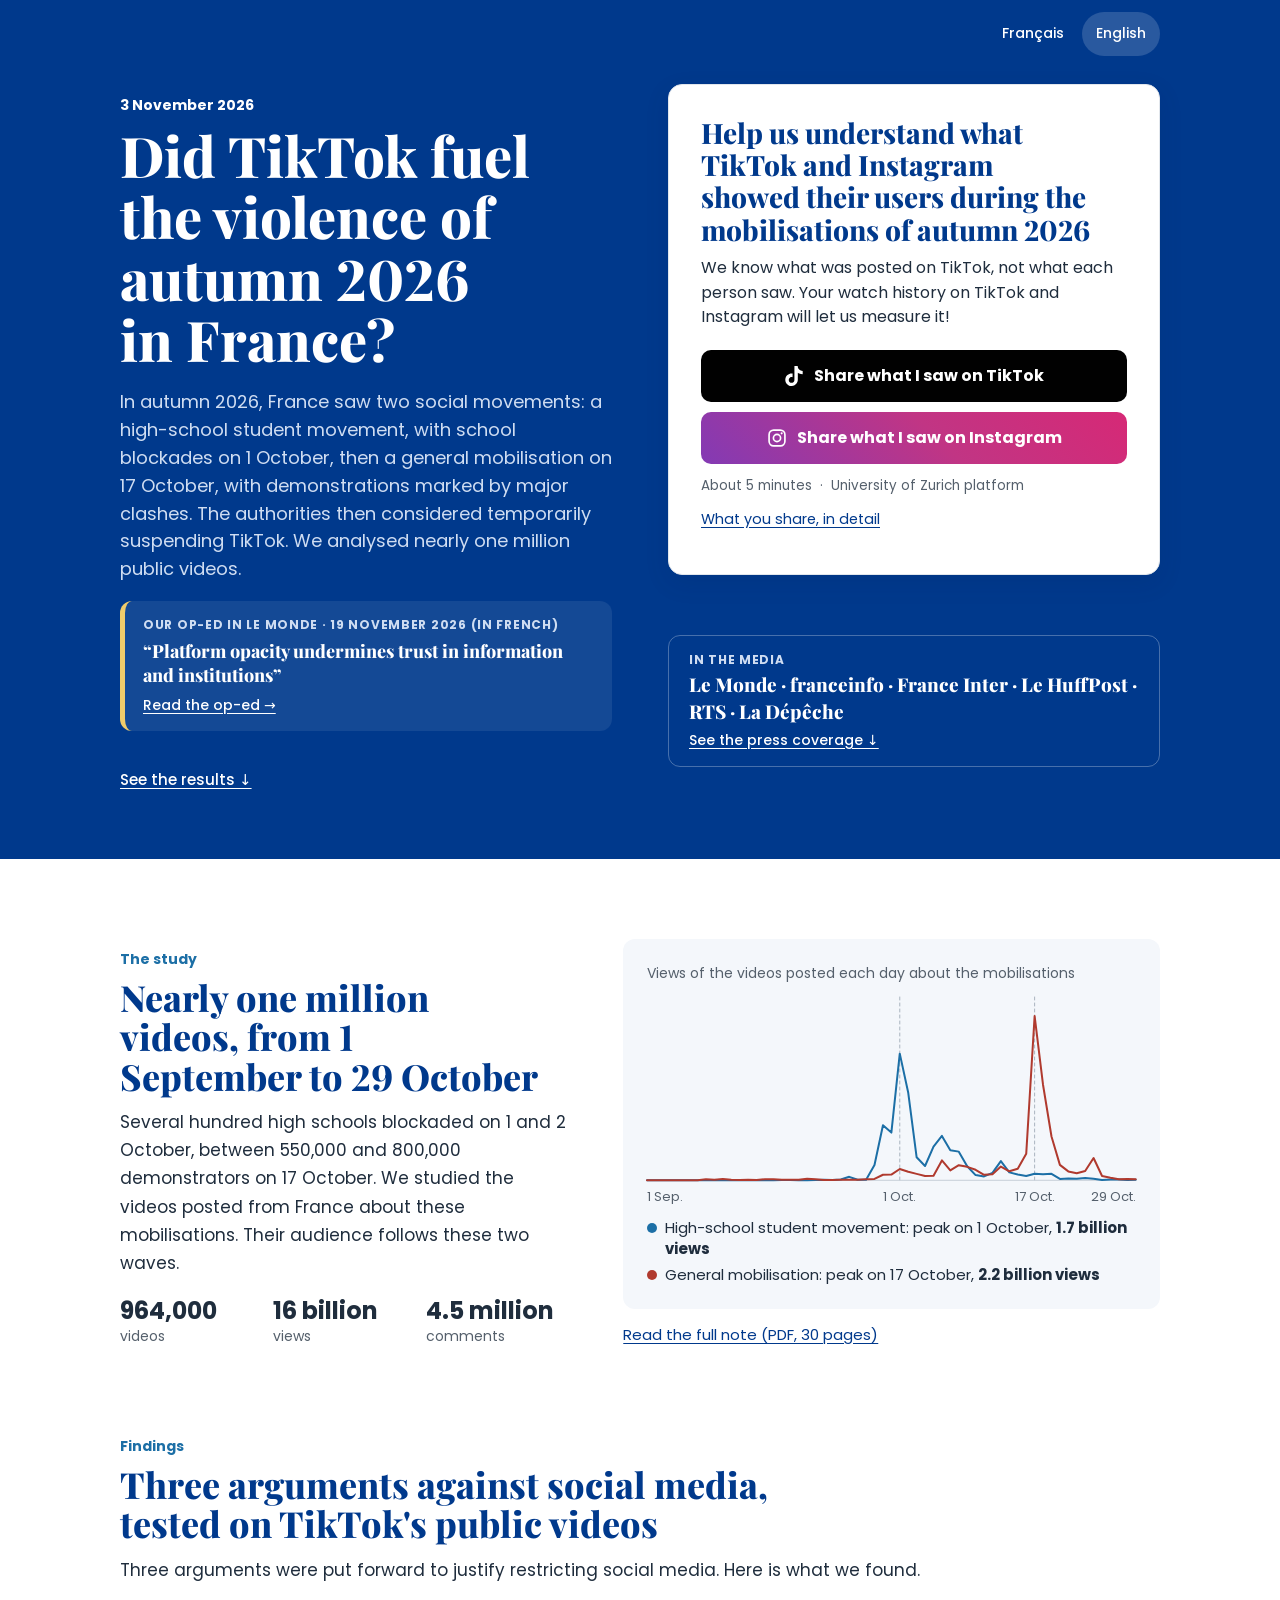
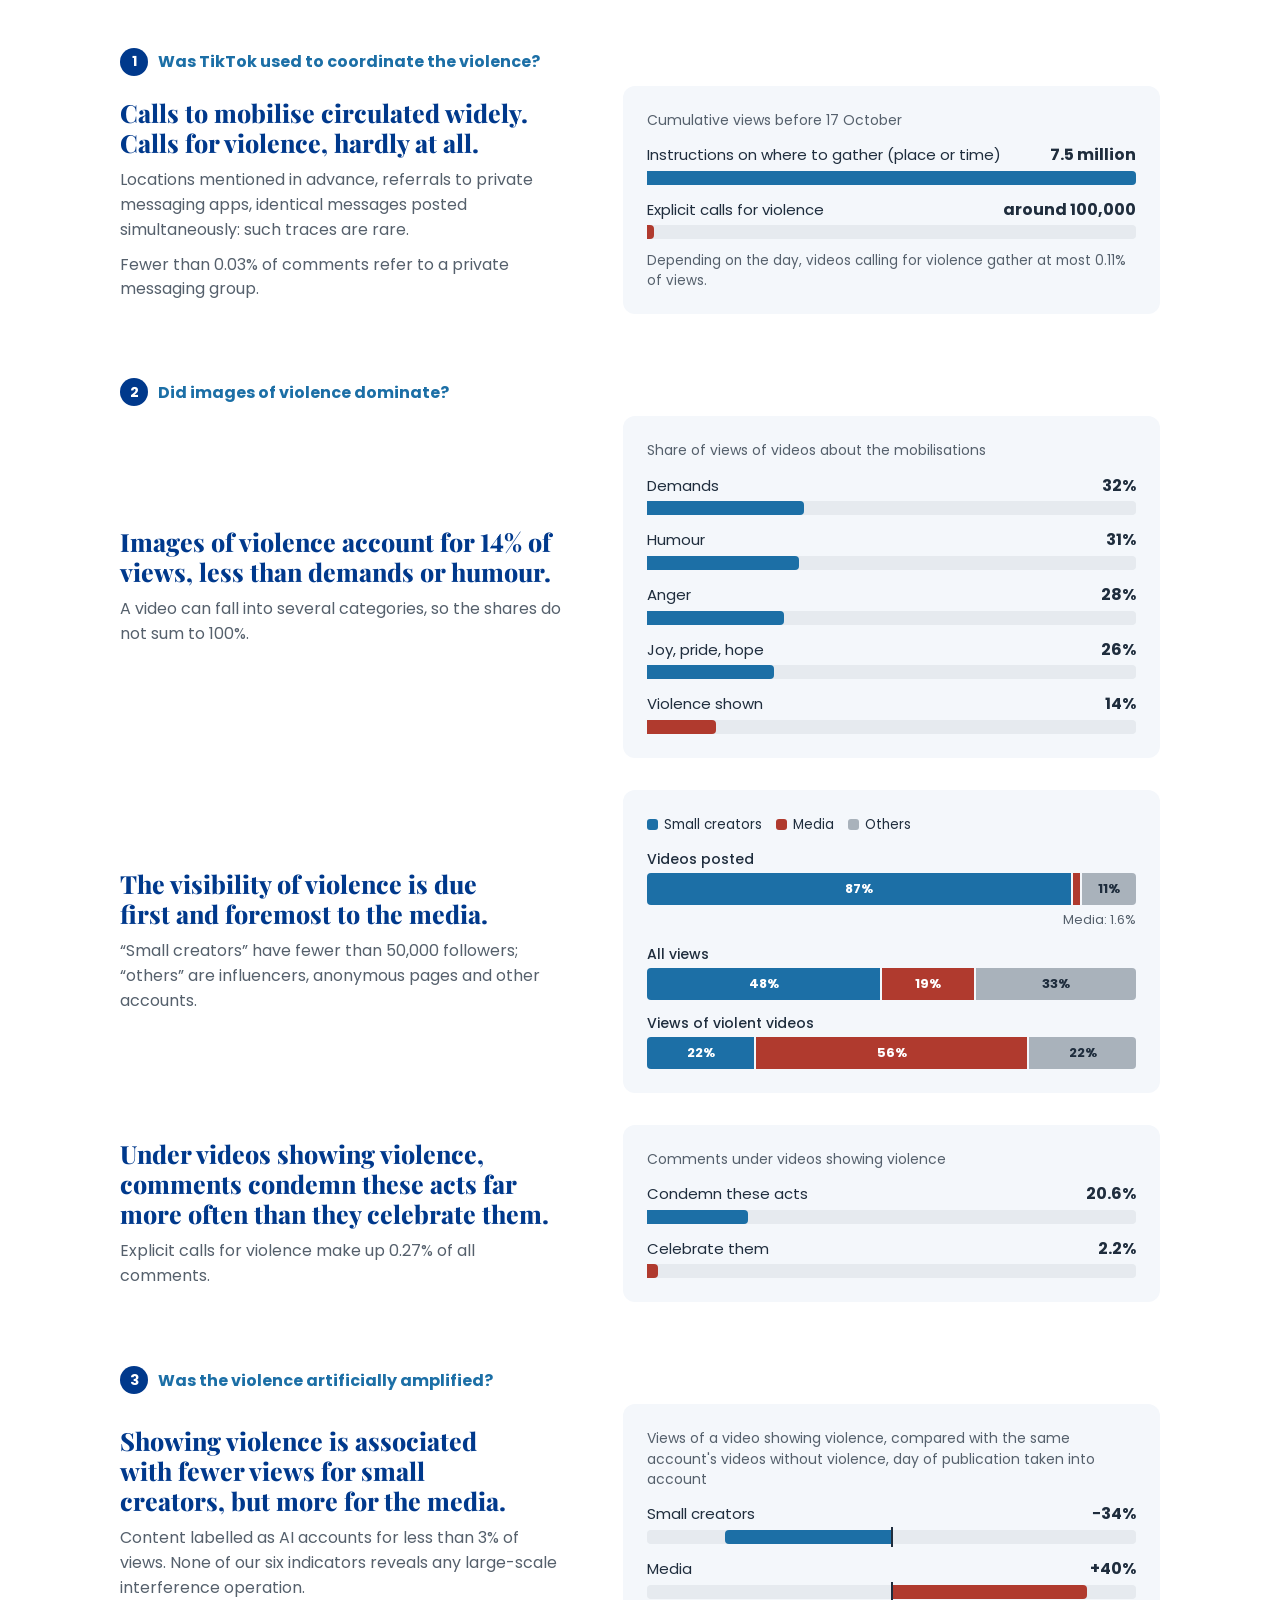
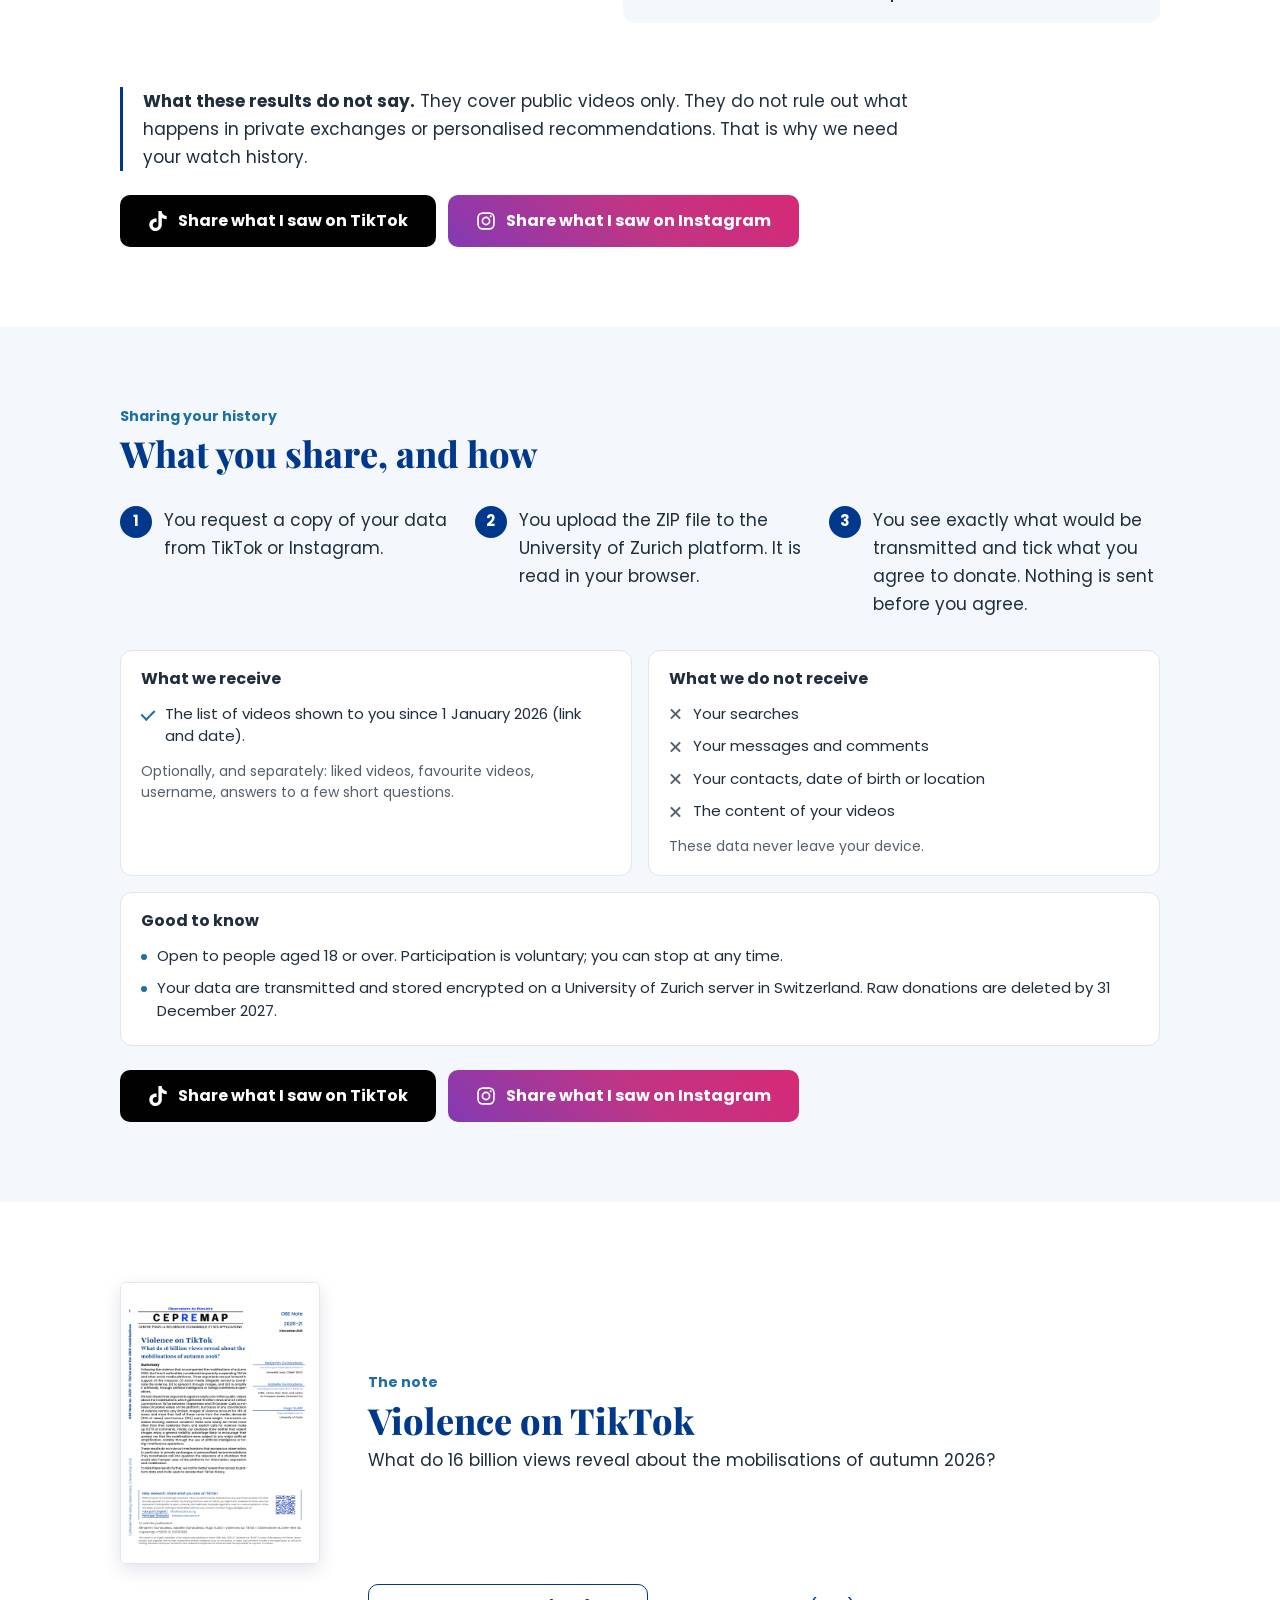
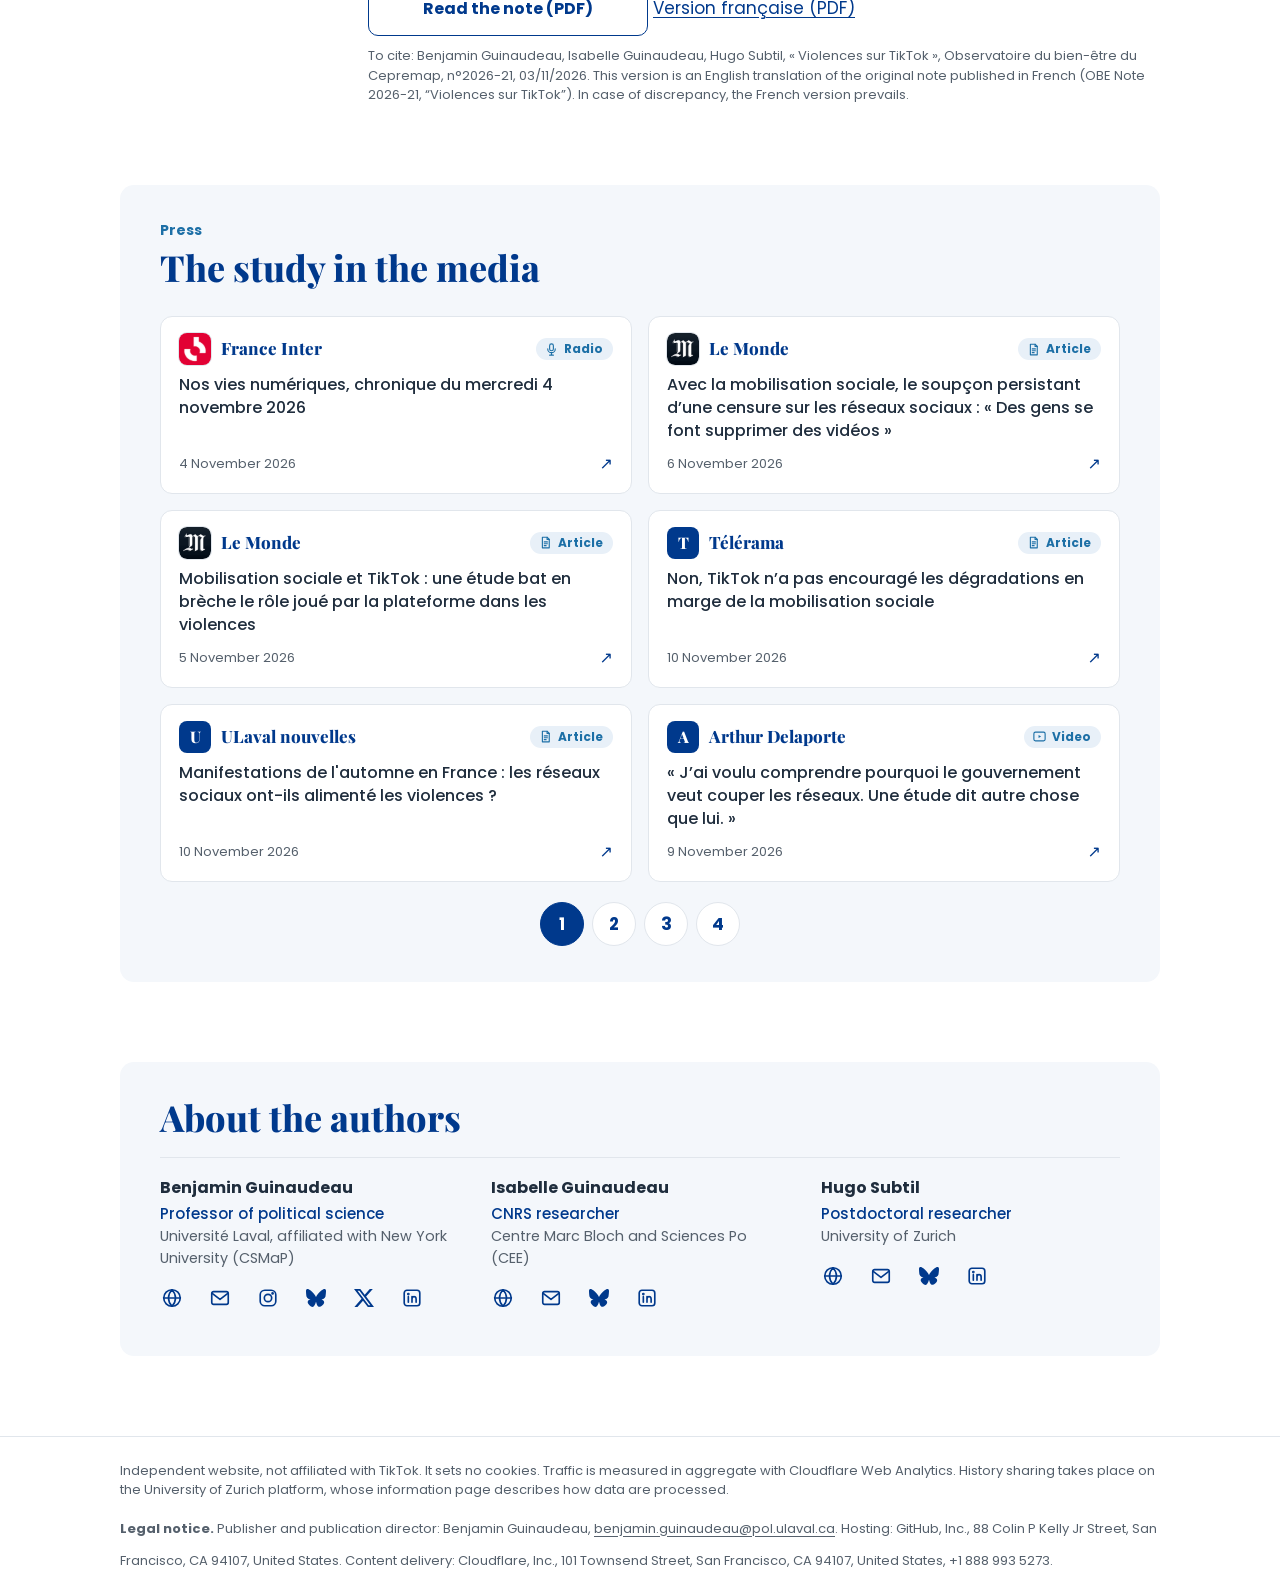
<file: en/index.html>
<!doctype html>
<html lang="en">
<head>
  <meta charset="utf-8">
  <meta name="viewport" content="width=device-width, initial-scale=1, viewport-fit=cover">
  <title>Did TikTok fuel the violence of autumn 2026 in France? A political science study</title>
  <meta name="description" content="Nearly one million TikTok videos posted from France during the mobilisations of autumn 2026: what they show, and how to share your TikTok watch history with researchers.">
  <link rel="canonical" href="https://tiktokpourlascience.fr/en/">
  <link rel="alternate" hreflang="fr" href="https://tiktokpourlascience.fr/">
  <link rel="alternate" hreflang="en" href="https://tiktokpourlascience.fr/en/">
  <meta property="og:type" content="website">
  <meta property="og:locale" content="en_GB">
  <meta property="og:title" content="Did TikTok fuel the violence of autumn 2026 in France?">
  <meta property="og:description" content="Help us understand the mobilisations on TikTok by sharing what you saw.">
  <meta property="og:url" content="https://tiktokpourlascience.fr/en/">
  <meta property="og:image" content="https://tiktokpourlascience.fr/assets/og-en-5.png">
  <meta name="twitter:card" content="summary_large_image">
  <link rel="icon" href="data:image/svg+xml,%3Csvg xmlns='http://www.w3.org/2000/svg' viewBox='0 0 32 32'%3E%3Crect width='32' height='32' rx='6' fill='%2300398C'/%3E%3Crect x='7' y='17' width='5' height='8' fill='%23fff'/%3E%3Crect x='14' y='7' width='5' height='18' fill='%23fff'/%3E%3Crect x='21' y='13' width='5' height='12' fill='%23fff'/%3E%3C/svg%3E">
  <link rel="preload" href="../assets/fonts/playfair-800.woff2" as="font" type="font/woff2" crossorigin>
  <link rel="stylesheet" href="../assets/style.css?v=13">
</head>
<body>

<main>
  <div class="hero">
    <div class="wrap">
      <nav class="lang" aria-label="Language"><a href="../" hreflang="fr" lang="fr">Français</a><span aria-current="true">English</span></nav>
      <div class="hero-grid">
        <div>
          <p class="eyebrow">3 November 2026</p>
          <h1>Did TikTok fuel the violence of autumn 2026 in France?</h1>
          <p class="context">In autumn 2026, France saw two social movements: a high-school student movement, with school blockades on 1 October, then a general mobilisation on 17 October, with demonstrations marked by major clashes. The authorities then considered temporarily suspending TikTok. We analysed nearly one million public videos.</p>
          <a class="tribune-strip" href="https://www.lemonde.fr/idees/article/2026/11/19/soupcons-de-censure-sur-les-reseaux-sociaux-l-opacite-des-plateformes-fragilise-la-confiance-dans-l-information-et-les-institutions_6813339_3232.html" hreflang="fr"><span class="press-strip-label">Our op-ed in Le Monde · 19 November 2026 (in French)</span><span class="tribune-strip-title">“Platform opacity undermines trust in information and institutions”</span><span class="press-strip-go">Read the op-ed →</span></a>
          <a class="touch to-results" href="#results">See the results ↓</a>
        </div>
        <a class="press-strip" href="#press"><span class="press-strip-label">In the media</span><span class="press-strip-names">Le&nbsp;Monde · franceinfo · France&nbsp;Inter · Le&nbsp;HuffPost · RTS · La&nbsp;Dépêche</span><span class="press-strip-go">See the press coverage ↓</span></a>
        <aside class="callout" aria-labelledby="callout-title">
          <h2 id="callout-title">Help us understand what TikTok and Instagram showed their users during the mobilisations of autumn 2026</h2>
          <p>We know what was posted on TikTok, not what each person saw. Your watch history on TikTok and Instagram will let us measure it!</p>
          <a class="btn tt" href="https://datadonation.uzh.ch/ddm/studies/tiktok-mouvement-2026/briefing/?lang=en"><svg class="logo" viewBox="0 0 24 24" aria-hidden="true"><path fill="currentColor" d="M12.525.02c1.31-.02 2.61-.01 3.91-.02.08 1.53.63 3.09 1.75 4.17 1.12 1.11 2.7 1.62 4.24 1.79v4.03c-1.44-.05-2.89-.35-4.2-.97-.57-.26-1.1-.59-1.62-.93-.01 2.92.01 5.84-.02 8.75-.08 1.4-.54 2.79-1.35 3.94-1.31 1.92-3.58 3.17-5.91 3.21-1.43.08-2.86-.31-4.08-1.03-2.02-1.19-3.44-3.37-3.65-5.71-.02-.5-.03-1-.01-1.49.18-1.9 1.12-3.72 2.58-4.96 1.66-1.44 3.98-2.13 6.15-1.72.02 1.48-.04 2.96-.04 4.44-.99-.32-2.15-.23-3.02.37-.63.41-1.11 1.04-1.36 1.75-.21.51-.15 1.07-.14 1.61.24 1.64 1.82 3.02 3.5 2.87 1.12-.01 2.19-.66 2.77-1.61.19-.33.4-.67.41-1.06.1-1.79.06-3.57.07-5.36.01-4.03-.01-8.05.02-12.07z"/></svg><span>Share what I saw on TikTok</span></a>
          <a class="btn ig" href="https://datadonation.uzh.ch/ddm/studies/instagram-mouvement-2026/briefing/?lang=en"><svg class="logo" viewBox="0 0 24 24" aria-hidden="true" fill="none" stroke="currentColor" stroke-width="2"><rect x="2.5" y="2.5" width="19" height="19" rx="5.5"/><circle cx="12" cy="12" r="4.3"/><circle cx="17.6" cy="6.4" r="1.25" fill="currentColor" stroke="none"/></svg><span>Share what I saw on Instagram</span></a>
          <ul class="facts"><li>About 5 minutes</li><li>University of Zurich platform</li></ul>
          <a class="touch" href="#share">What you share, in detail</a>
        </aside>
      </div>
    </div>
  </div>

  <section class="study">
      <div class="wrap study-grid">
        <div>
          <p class="eyebrow">The study</p>
          <h2 class="section-title">Nearly one million videos, from 1 September to 29 October</h2>
          <p class="lead">Several hundred high schools blockaded on 1 and 2 October, between 550,000 and 800,000 demonstrators on 17 October. We studied the videos posted from France about these mobilisations. Their audience follows these two waves.</p>
          <ul class="numbers">
            <li><b>964,000</b> videos</li>
            <li><b>16 billion</b> views</li>
            <li><b>4.5 million</b> comments</li>
          </ul>
        </div>
        <div>
          <figure class="panel waves" role="img" aria-label="Views of the videos posted each day, 1 September to 29 October 2026: two peaks, 1.7 billion views on 1 October for the high-school student movement and 2.2 billion on 17 October for the general mobilisation.">
            <p class="chart-title">Views of the videos posted each day about the mobilisations</p>
            <svg viewBox="0 0 640 240" aria-hidden="true">
              <path class="mark" d="M331 0 V240"/>
              <path class="mark" d="M507.6 0 V240"/>
              <path class="base" d="M0 240 H640"/>
              <path class="a" d="M0.0 240.0 L11.0 240.0 L22.1 240.0 L33.1 240.0 L44.1 240.0 L55.2 240.0 L66.2 240.0 L77.2 240.0 L88.3 240.0 L99.3 240.0 L110.3 239.8 L121.4 240.0 L132.4 240.0 L143.4 240.0 L154.5 240.0 L165.5 240.0 L176.6 239.8 L187.6 239.7 L198.6 240.0 L209.7 239.9 L220.7 239.8 L231.7 239.4 L242.8 239.6 L253.8 238.9 L264.8 235.5 L275.9 239.3 L286.9 239.4 L297.9 220.0 L309.0 168.0 L320.0 177.6 L331.0 74.2 L342.1 125.4 L353.1 209.9 L364.1 221.3 L375.2 196.0 L386.2 181.9 L397.2 200.7 L408.3 202.5 L419.3 221.6 L430.3 233.2 L441.4 235.0 L452.4 230.3 L463.4 214.9 L474.5 229.7 L485.5 232.4 L496.6 234.3 L507.6 231.4 L518.6 232.2 L529.7 231.6 L540.7 238.3 L551.7 237.8 L562.8 238.1 L573.8 237.1 L584.8 238.1 L595.9 239.5 L606.9 239.0 L617.9 239.1 L629.0 239.6 L640.0 239.4"/>
              <path class="b" d="M0.0 239.9 L11.0 240.0 L22.1 240.0 L33.1 240.0 L44.1 240.0 L55.2 240.0 L66.2 240.0 L77.2 238.8 L88.3 239.2 L99.3 238.2 L110.3 239.2 L121.4 239.7 L132.4 239.4 L143.4 239.7 L154.5 238.6 L165.5 238.7 L176.6 239.4 L187.6 239.2 L198.6 239.4 L209.7 238.1 L220.7 238.6 L231.7 239.5 L242.8 239.5 L253.8 239.3 L264.8 239.3 L275.9 239.4 L286.9 238.7 L297.9 238.3 L309.0 232.8 L320.0 232.6 L331.0 225.2 L342.1 228.9 L353.1 231.6 L364.1 234.3 L375.2 234.1 L386.2 214.0 L397.2 227.1 L408.3 220.2 L419.3 222.4 L430.3 226.3 L441.4 232.8 L452.4 232.1 L463.4 222.0 L474.5 228.2 L485.5 225.0 L496.6 205.4 L507.6 24.9 L518.6 114.9 L529.7 182.7 L540.7 219.8 L551.7 228.4 L562.8 230.9 L573.8 227.9 L584.8 210.8 L595.9 234.4 L606.9 236.8 L617.9 238.7 L629.0 238.5 L640.0 238.7"/>
            </svg>
            <div class="axis"><span style="left:0">1 Sep.</span><span style="left:51.7%">1 Oct.</span><span style="left:79.3%">17 Oct.</span><span style="left:100%">29 Oct.</span></div>
            <ul class="peaks">
              <li style="--c:var(--series-blue)">High-school student movement: peak on 1 October, <b>1.7 billion views</b></li>
              <li style="--c:var(--series-red)">General mobilisation: peak on 17 October, <b>2.2 billion views</b></li>
            </ul>
          </figure>
          <a class="touch pdf-link" href="../pdf/violence-on-tiktok-2026-21.pdf?v=3">Read the full note (PDF, 30 pages)</a>
        </div>
      </div>
    </section>

  <div class="after-hero">
    <section class="results" id="results">
      <div class="wrap">
        <p class="eyebrow">Findings</p>
        <h2 class="section-title">Three arguments against social media, tested on TikTok's public videos</h2>
        <p class="lead">Three arguments were put forward to justify restricting social media. Here is what we found.</p>

        <div class="chapter">
          <p class="question"><i>1</i> Was TikTok used to coordinate the violence?</p>
          <article class="finding">
            <div>
              <h3>Calls to mobilise circulated widely. Calls for violence, hardly at all.</h3>
              <p class="text">Locations mentioned in advance, referrals to private messaging apps, identical messages posted simultaneously: such traces are rare.</p>
              <p class="text">Fewer than 0.03% of comments refer to a private messaging group.</p>
            </div>
            <figure class="panel">
              <p class="chart-title">Cumulative views before 17 October</p>
              <ul class="bars" role="img" aria-label="Before 17 October, instructions on where to gather attracted 7.5 million views and explicit calls for violence around 100,000.">
                <li class=""><span class="row"><span>Instructions on where to gather (place or time)</span> <b>7.5 million</b></span><span class="track"><i style="width:100%"></i></span></li>
                <li class="hot"><span class="row"><span>Explicit calls for violence</span> <b>around 100,000</b></span><span class="track"><i style="width:1.33%"></i></span></li>
              </ul>
              <p class="note-line">Depending on the day, videos calling for violence gather at most 0.11% of views.</p>
            </figure>
          </article>
        </div>

        <div class="chapter">
          <p class="question"><i>2</i> Did images of violence dominate?</p>
          <article class="finding">
            <div>
              <h3>Images of violence account for 14% of views, less than demands or humour.</h3>
              <p class="text">A video can fall into several categories, so the shares do not sum to 100%.</p>
            </div>
            <figure class="panel">
              <p class="chart-title">Share of views of videos about the mobilisations</p>
              <ul class="bars" role="img" aria-label="Share of views: demands 32%, humour 31%, anger 28%, joy, pride, hope 26%, violence shown 14%.">
                <li class=""><span class="row"><span>Demands</span> <b>32%</b></span><span class="track"><i style="width:32%"></i></span></li>
                <li class=""><span class="row"><span>Humour</span> <b>31%</b></span><span class="track"><i style="width:31%"></i></span></li>
                <li class=""><span class="row"><span>Anger</span> <b>28%</b></span><span class="track"><i style="width:28%"></i></span></li>
                <li class=""><span class="row"><span>Joy, pride, hope</span> <b>26%</b></span><span class="track"><i style="width:26%"></i></span></li>
                <li class="hot"><span class="row"><span>Violence shown</span> <b>14%</b></span><span class="track"><i style="width:14%"></i></span></li>
              </ul>
            </figure>
          </article>
          <article class="finding">
            <div>
              <h3>The visibility of violence is due first and foremost to the media.</h3>
              <p class="text">“Small creators” have fewer than 50,000 followers; “others” are influencers, anonymous pages and other accounts.</p>
            </div>
            <figure class="panel">
              <div class="legend">
                <span style="--c:var(--series-blue)">Small creators</span>
                <span style="--c:var(--series-red)">Media</span>
                <span style="--c:var(--series-grey)">Others</span>
              </div>
              <div class="stack">
                <div>
                  <h4>Videos posted</h4>
                  <div class="seg" role="img" aria-label="Videos posted: small creators 87%, media 1.6%, others 11%."><i class="s" style="flex:87">87%</i><i class="m" style="flex:1.6"></i><i class="o" style="flex:11">11%</i></div>
                  <p class="seg-note">Media: 1.6%</p>
                </div>
                <div>
                  <h4>All views</h4>
                  <div class="seg" role="img" aria-label="All views: small creators 48%, media 19%, others 33%."><i class="s" style="flex:48">48%</i><i class="m" style="flex:19">19%</i><i class="o" style="flex:33">33%</i></div>
                </div>
                <div>
                  <h4>Views of violent videos</h4>
                  <div class="seg" role="img" aria-label="Views of violent videos: small creators 22%, media 56%, others 22%."><i class="s" style="flex:22">22%</i><i class="m" style="flex:56">56%</i><i class="o" style="flex:22">22%</i></div>
                </div>
              </div>
            </figure>
          </article>
          <article class="finding">
            <div>
              <h3>Under videos showing violence, comments condemn these acts far more often than they celebrate them.</h3>
              <p class="text">Explicit calls for violence make up 0.27% of all comments.</p>
            </div>
            <figure class="panel">
              <p class="chart-title">Comments under videos showing violence</p>
              <ul class="bars" role="img" aria-label="20.6% of comments explicitly condemn these acts, 2.2% celebrate them.">
                <li class=""><span class="row"><span>Condemn these acts</span> <b>20.6%</b></span><span class="track"><i style="width:20.6%"></i></span></li>
                <li class="hot"><span class="row"><span>Celebrate them</span> <b>2.2%</b></span><span class="track"><i style="width:2.2%"></i></span></li>
              </ul>
            </figure>
          </article>
        </div>

        <div class="chapter">
          <p class="question"><i>3</i> Was the violence artificially amplified?</p>
          <article class="finding">
            <div>
              <h3>Showing violence is associated with fewer views for small creators, but more for the media.</h3>
              <p class="text">Content labelled as AI accounts for less than 3% of views. None of our six indicators reveals any large-scale interference operation.</p>
            </div>
            <figure class="panel">
              <p class="chart-title">Views of a video showing violence, compared with the same account's videos without violence, day of publication taken into account</p>
              <ul class="bars center" role="img" aria-label="Showing violence is associated with 34% fewer views for small creators and 40% more views for the media.">
                <li class="neg"><span class="row"><span>Small creators</span> <b>−34%</b></span><span class="track"><i style="left:16%;width:34%"></i></span></li>
                <li class="hot"><span class="row"><span>Media</span> <b>+40%</b></span><span class="track"><i style="left:50%;width:40%"></i></span></li>
              </ul>
            </figure>
          </article>
        </div>

        <p class="limit"><strong>What these results do not say.</strong> They cover public videos only. They do not rule out what happens in private exchanges or personalised recommendations. That is why we need your watch history.</p>
        <div class="limit-cta desk-only"><a class="btn inline tt" href="https://datadonation.uzh.ch/ddm/studies/tiktok-mouvement-2026/briefing/?lang=en"><svg class="logo" viewBox="0 0 24 24" aria-hidden="true"><path fill="currentColor" d="M12.525.02c1.31-.02 2.61-.01 3.91-.02.08 1.53.63 3.09 1.75 4.17 1.12 1.11 2.7 1.62 4.24 1.79v4.03c-1.44-.05-2.89-.35-4.2-.97-.57-.26-1.1-.59-1.62-.93-.01 2.92.01 5.84-.02 8.75-.08 1.4-.54 2.79-1.35 3.94-1.31 1.92-3.58 3.17-5.91 3.21-1.43.08-2.86-.31-4.08-1.03-2.02-1.19-3.44-3.37-3.65-5.71-.02-.5-.03-1-.01-1.49.18-1.9 1.12-3.72 2.58-4.96 1.66-1.44 3.98-2.13 6.15-1.72.02 1.48-.04 2.96-.04 4.44-.99-.32-2.15-.23-3.02.37-.63.41-1.11 1.04-1.36 1.75-.21.51-.15 1.07-.14 1.61.24 1.64 1.82 3.02 3.5 2.87 1.12-.01 2.19-.66 2.77-1.61.19-.33.4-.67.41-1.06.1-1.79.06-3.57.07-5.36.01-4.03-.01-8.05.02-12.07z"/></svg><span>Share what I saw on TikTok</span></a><a class="btn inline ig" href="https://datadonation.uzh.ch/ddm/studies/instagram-mouvement-2026/briefing/?lang=en"><svg class="logo" viewBox="0 0 24 24" aria-hidden="true" fill="none" stroke="currentColor" stroke-width="2"><rect x="2.5" y="2.5" width="19" height="19" rx="5.5"/><circle cx="12" cy="12" r="4.3"/><circle cx="17.6" cy="6.4" r="1.25" fill="currentColor" stroke="none"/></svg><span>Share what I saw on Instagram</span></a></div>
      </div>
    </section>

    <section class="share" id="share">
      <div class="wrap">
        <p class="eyebrow">Sharing your history</p>
        <h2 class="section-title">What you share, and how</h2>
        <ol class="steps">
          <li>You request a copy of your data from TikTok or Instagram.</li>
          <li>You upload the ZIP file to the University of Zurich platform. It is read in your browser.</li>
          <li>You see exactly what would be transmitted and tick what you agree to donate. Nothing is sent before you agree.</li>
        </ol>
        <div class="cards">
          <div class="card">
            <h3>What we receive</h3>
            <ul class="check"><li>The list of videos shown to you since 1 January 2026 (link and date).</li></ul>
            <p class="opt">Optionally, and separately: liked videos, favourite videos, username, answers to a few short questions.</p>
          </div>
          <div class="card">
            <h3>What we do not receive</h3>
            <ul class="no"><li>Your searches</li><li>Your messages and comments</li><li>Your contacts, date of birth or location</li><li>The content of your videos</li></ul>
            <p class="stay">These data never leave your device.</p>
          </div>
        </div>
        <div class="know">
          <h3>Good to know</h3>
          <ul><li>Open to people aged 18 or over. Participation is voluntary; you can stop at any time.</li><li>Your data are transmitted and stored encrypted on a University of Zurich server in Switzerland. Raw donations are deleted by 31 December 2027.</li></ul>
        </div>
        <div class="share-cta desk-only"><a class="btn inline tt" href="https://datadonation.uzh.ch/ddm/studies/tiktok-mouvement-2026/briefing/?lang=en"><svg class="logo" viewBox="0 0 24 24" aria-hidden="true"><path fill="currentColor" d="M12.525.02c1.31-.02 2.61-.01 3.91-.02.08 1.53.63 3.09 1.75 4.17 1.12 1.11 2.7 1.62 4.24 1.79v4.03c-1.44-.05-2.89-.35-4.2-.97-.57-.26-1.1-.59-1.62-.93-.01 2.92.01 5.84-.02 8.75-.08 1.4-.54 2.79-1.35 3.94-1.31 1.92-3.58 3.17-5.91 3.21-1.43.08-2.86-.31-4.08-1.03-2.02-1.19-3.44-3.37-3.65-5.71-.02-.5-.03-1-.01-1.49.18-1.9 1.12-3.72 2.58-4.96 1.66-1.44 3.98-2.13 6.15-1.72.02 1.48-.04 2.96-.04 4.44-.99-.32-2.15-.23-3.02.37-.63.41-1.11 1.04-1.36 1.75-.21.51-.15 1.07-.14 1.61.24 1.64 1.82 3.02 3.5 2.87 1.12-.01 2.19-.66 2.77-1.61.19-.33.4-.67.41-1.06.1-1.79.06-3.57.07-5.36.01-4.03-.01-8.05.02-12.07z"/></svg><span>Share what I saw on TikTok</span></a><a class="btn inline ig" href="https://datadonation.uzh.ch/ddm/studies/instagram-mouvement-2026/briefing/?lang=en"><svg class="logo" viewBox="0 0 24 24" aria-hidden="true" fill="none" stroke="currentColor" stroke-width="2"><rect x="2.5" y="2.5" width="19" height="19" rx="5.5"/><circle cx="12" cy="12" r="4.3"/><circle cx="17.6" cy="6.4" r="1.25" fill="currentColor" stroke="none"/></svg><span>Share what I saw on Instagram</span></a></div>
      </div>
    </section>

    <div class="sticky-cta"><p>Share what I saw on:</p><div class="pair"><a class="btn tt" href="https://datadonation.uzh.ch/ddm/studies/tiktok-mouvement-2026/briefing/?lang=en"><svg class="logo" viewBox="0 0 24 24" aria-hidden="true"><path fill="currentColor" d="M12.525.02c1.31-.02 2.61-.01 3.91-.02.08 1.53.63 3.09 1.75 4.17 1.12 1.11 2.7 1.62 4.24 1.79v4.03c-1.44-.05-2.89-.35-4.2-.97-.57-.26-1.1-.59-1.62-.93-.01 2.92.01 5.84-.02 8.75-.08 1.4-.54 2.79-1.35 3.94-1.31 1.92-3.58 3.17-5.91 3.21-1.43.08-2.86-.31-4.08-1.03-2.02-1.19-3.44-3.37-3.65-5.71-.02-.5-.03-1-.01-1.49.18-1.9 1.12-3.72 2.58-4.96 1.66-1.44 3.98-2.13 6.15-1.72.02 1.48-.04 2.96-.04 4.44-.99-.32-2.15-.23-3.02.37-.63.41-1.11 1.04-1.36 1.75-.21.51-.15 1.07-.14 1.61.24 1.64 1.82 3.02 3.5 2.87 1.12-.01 2.19-.66 2.77-1.61.19-.33.4-.67.41-1.06.1-1.79.06-3.57.07-5.36.01-4.03-.01-8.05.02-12.07z"/></svg><span>TikTok</span></a><a class="btn ig" href="https://datadonation.uzh.ch/ddm/studies/instagram-mouvement-2026/briefing/?lang=en"><svg class="logo" viewBox="0 0 24 24" aria-hidden="true" fill="none" stroke="currentColor" stroke-width="2"><rect x="2.5" y="2.5" width="19" height="19" rx="5.5"/><circle cx="12" cy="12" r="4.3"/><circle cx="17.6" cy="6.4" r="1.25" fill="currentColor" stroke="none"/></svg><span>Instagram</span></a></div></div>
  </div>

  <section class="note">
    <div class="wrap note-grid">
      <a class="cover" href="../pdf/violence-on-tiktok-2026-21.pdf?v=3"><img src="../assets/cover-en-01.png?v=2" width="520" height="735" alt="First page of the note" loading="lazy" decoding="async"></a>
      <div>
        <p class="eyebrow">The note</p>
        <h2>Violence on TikTok</h2>
        <p class="subtitle">What do 16 billion views reveal about the mobilisations of autumn 2026?</p>
      </div>
      <div class="note-actions">
        <a class="btn secondary inline" href="../pdf/violence-on-tiktok-2026-21.pdf?v=3">Read the note (PDF)</a>
        <a class="touch" href="../pdf/violences-sur-tiktok-2026-21.pdf?v=3" hreflang="fr" lang="fr">Version française (PDF)</a>
        <p class="cite">To cite: Benjamin Guinaudeau, Isabelle Guinaudeau, Hugo Subtil, « Violences sur TikTok », Observatoire du bien-être du Cepremap, n°2026-21, 03/11/2026. This version is an English translation of the original note published in French (OBE Note 2026-21, “Violences sur TikTok”). In case of discrepancy, the French version prevails.</p>
      </div>
    </div>
  </section>

  <section class="press" id="press" aria-labelledby="press-title">
    <div class="wrap">
      <div class="press-box">
        <p class="eyebrow">Press</p>
        <h2 class="section-title" id="press-title">The study in the media</h2>
        <input type="radio" name="press-page" id="pp-1" class="pp" aria-label="Press coverage page 1" checked>
        <input type="radio" name="press-page" id="pp-2" class="pp" aria-label="Press coverage page 2">
        <input type="radio" name="press-page" id="pp-3" class="pp" aria-label="Press coverage page 3">
        <input type="radio" name="press-page" id="pp-4" class="pp" aria-label="Press coverage page 4">
        <ul class="press-list">
        <li data-p="1"><a class="press-card" href="https://www.radiofrance.fr/franceinter/podcasts/nos-vies-numeriques/nos-vies-numeriques-du-mercredi-04-novembre-2026-5705289"><span class="press-top"><span class="press-who"><img class="press-logo" src="../assets/logos/franceinter.fr.png" width="32" height="32" alt="" loading="lazy" decoding="async"><b class="press-outlet">France Inter</b></span><span class="press-kind"><svg viewBox="0 0 24 24" aria-hidden="true"><rect x="9" y="3" width="6" height="11" rx="3"/><path d="M6 11a6 6 0 0 0 12 0M12 17v4M9 21h6"/></svg>Radio</span></span><span class="press-title" lang="fr">Nos vies numériques, chronique du mercredi 4 novembre 2026</span><span class="press-date">4 November 2026<span class="press-arrow" aria-hidden="true">↗</span></span></a></li>
        <li data-p="1"><a class="press-card" href="https://www.lemonde.fr/pixels/article/2026/11/06/avec-la-mobilisation-sociale-le-soupcon-persistant-d-une-censure-sur-les-reseaux-sociaux-des-gens-se-font-supprimer-des-videos_6807727_4408996.html"><span class="press-top"><span class="press-who"><img class="press-logo" src="../assets/logos/lemonde.fr.png" width="32" height="32" alt="" loading="lazy" decoding="async"><b class="press-outlet">Le Monde</b></span><span class="press-kind"><svg viewBox="0 0 24 24" aria-hidden="true"><path d="M7 3.5h7.5L18 7v13.500H7z"/><path d="M14.500 3.5V7H18M10 11h5M10 14h5M10 17h3"/></svg>Article</span></span><span class="press-title" lang="fr">Avec la mobilisation sociale, le soupçon persistant d’une censure sur les réseaux sociaux : « Des gens se font supprimer des vidéos »</span><span class="press-date">6 November 2026<span class="press-arrow" aria-hidden="true">↗</span></span></a></li>
        <li data-p="1"><a class="press-card" href="https://www.lemonde.fr/pixels/article/2026/11/05/mobilisation-sociale-et-tiktok-une-etude-bat-en-breche-le-role-joue-par-la-plateforme-dans-les-violences_6807112_4408996.html"><span class="press-top"><span class="press-who"><img class="press-logo" src="../assets/logos/lemonde.fr.png" width="32" height="32" alt="" loading="lazy" decoding="async"><b class="press-outlet">Le Monde</b></span><span class="press-kind"><svg viewBox="0 0 24 24" aria-hidden="true"><path d="M7 3.5h7.5L18 7v13.500H7z"/><path d="M14.500 3.5V7H18M10 11h5M10 14h5M10 17h3"/></svg>Article</span></span><span class="press-title" lang="fr">Mobilisation sociale et TikTok : une étude bat en brèche le rôle joué par la plateforme dans les violences</span><span class="press-date">5 November 2026<span class="press-arrow" aria-hidden="true">↗</span></span></a></li>
        <li data-p="1"><a class="press-card" href="https://www.telerama.fr/debats-reportages/non-tiktok-n-a-pas-encourage-les-degradations-en-marge-de-la-mobilisation-sociale-7033802.php"><span class="press-top"><span class="press-who"><span class="press-logo mono" aria-hidden="true">T</span><b class="press-outlet">Télérama</b></span><span class="press-kind"><svg viewBox="0 0 24 24" aria-hidden="true"><path d="M7 3.5h7.5L18 7v13.500H7z"/><path d="M14.500 3.5V7H18M10 11h5M10 14h5M10 17h3"/></svg>Article</span></span><span class="press-title" lang="fr">Non, TikTok n’a pas encouragé les dégradations en marge de la mobilisation sociale</span><span class="press-date">10 November 2026<span class="press-arrow" aria-hidden="true">↗</span></span></a></li>
        <li data-p="1"><a class="press-card" href="https://nouvelles.ulaval.ca/2026/11/10/manifestations-de-lautomne-en-france-les-reseaux-sociaux-ont-ils-alimente-les-violences-a:158cc984-d417-4678-923f-2e4426ca0290"><span class="press-top"><span class="press-who"><span class="press-logo mono" aria-hidden="true">U</span><b class="press-outlet">ULaval nouvelles</b></span><span class="press-kind"><svg viewBox="0 0 24 24" aria-hidden="true"><path d="M7 3.5h7.5L18 7v13.500H7z"/><path d="M14.500 3.5V7H18M10 11h5M10 14h5M10 17h3"/></svg>Article</span></span><span class="press-title" lang="fr">Manifestations de l&#x27;automne en France : les réseaux sociaux ont-ils alimenté les violences ?</span><span class="press-date">10 November 2026<span class="press-arrow" aria-hidden="true">↗</span></span></a></li>
        <li data-p="1"><a class="press-card" href="https://www.instagram.com/reel/DfhzM4zNm99/"><span class="press-top"><span class="press-who"><span class="press-logo mono" aria-hidden="true">A</span><b class="press-outlet">Arthur Delaporte</b></span><span class="press-kind"><svg viewBox="0 0 24 24" aria-hidden="true"><rect x="3" y="5" width="18" height="14" rx="2.5"/><path d="M10.500 9.500v5l4-2.500z" class="fill"/></svg>Video</span></span><span class="press-title" lang="fr">« J’ai voulu comprendre pourquoi le gouvernement veut couper les réseaux. Une étude dit autre chose que lui. »</span><span class="press-date">9 November 2026<span class="press-arrow" aria-hidden="true">↗</span></span></a></li>
        <li data-p="2"><a class="press-card" href="https://www.nouvelobs.com/societe/20261107.OBS119927/tiktok-a-t-il-vraiment-favorise-la-diffusion-des-appels-a-la-violence-avant-le-17-octobre-entretien-avec-le-politologue-hugo-subtil.html"><span class="press-top"><span class="press-who"><span class="press-logo mono" aria-hidden="true">L</span><b class="press-outlet">Le Nouvel Obs</b></span><span class="press-kind"><svg viewBox="0 0 24 24" aria-hidden="true"><path d="M7 3.5h7.5L18 7v13.500H7z"/><path d="M14.500 3.5V7H18M10 11h5M10 14h5M10 17h3"/></svg>Article</span></span><span class="press-title" lang="fr">TikTok a-t-il vraiment favorisé la diffusion des appels à la violence avant le 17 octobre ? Entretien avec le politologue Hugo Subtil</span><span class="press-date">7 November 2026<span class="press-arrow" aria-hidden="true">↗</span></span></a></li>
        <li data-p="2"><a class="press-card" href="https://www.20minutes.fr/societe/4261193-20261107-mobilisation-7-novembre-etude-relativise-role-tiktok-violences-automne"><span class="press-top"><span class="press-who"><span class="press-logo mono" aria-hidden="true">2</span><b class="press-outlet">20 Minutes</b></span><span class="press-kind"><svg viewBox="0 0 24 24" aria-hidden="true"><path d="M7 3.5h7.5L18 7v13.500H7z"/><path d="M14.500 3.5V7H18M10 11h5M10 14h5M10 17h3"/></svg>Article</span></span><span class="press-title" lang="fr">Mobilisation du 17 novembre : Une étude relativise le rôle de TikTok dans les violences de l’automne</span><span class="press-date">7 November 2026<span class="press-arrow" aria-hidden="true">↗</span></span></a></li>
        <li data-p="2"><a class="press-card" href="https://www.instagram.com/reel/DfaB45lEnlY/"><span class="press-top"><span class="press-who"><span class="press-logo mono" aria-hidden="true">C</span><b class="press-outlet">@cquoilinfo</b></span><span class="press-kind"><svg viewBox="0 0 24 24" aria-hidden="true"><rect x="3" y="5" width="18" height="14" rx="2.5"/><path d="M10.500 9.500v5l4-2.500z" class="fill"/></svg>Video</span></span><span class="press-title" lang="fr">« C quoi l&#x27;info ? » : une étude du Cepremap sur TikTok et la violence des manifestations</span><span class="press-date">6 November 2026<span class="press-arrow" aria-hidden="true">↗</span></span></a></li>
        <li data-p="2"><a class="press-card" href="https://www.franceinfo.fr/replay-radio/le-vrai-du-faux/vrai-ou-faux-tiktok-a-t-il-vraiment-servi-a-organiser-ou-a-amplifier-les-violences-lors-des-manifestations_8249902.html"><span class="press-top"><span class="press-who"><img class="press-logo" src="../assets/logos/franceinfo.fr.png" width="32" height="32" alt="" loading="lazy" decoding="async"><b class="press-outlet">franceinfo</b></span><span class="press-kind"><svg viewBox="0 0 24 24" aria-hidden="true"><rect x="9" y="3" width="6" height="11" rx="3"/><path d="M6 11a6 6 0 0 0 12 0M12 17v4M9 21h6"/></svg>Radio</span></span><span class="press-title" lang="fr">Le vrai ou faux. TikTok a-t-il vraiment servi à organiser ou à amplifier les violences lors des manifestations ?</span><span class="press-date">6 November 2026<span class="press-arrow" aria-hidden="true">↗</span></span></a></li>
        <li data-p="2"><a class="press-card" href="https://www.leparisien.fr/high-tech/les-reseaux-sociaux-accuses-dattiser-les-violences-urbaines-cette-etude-qui-minimise-le-role-de-tiktok-06-11-2026-NTPUYMA65BCELJRJKQBQJ7QAJM.php"><span class="press-top"><span class="press-who"><span class="press-logo mono" aria-hidden="true">L</span><b class="press-outlet">Le Parisien</b></span><span class="press-kind"><svg viewBox="0 0 24 24" aria-hidden="true"><path d="M7 3.5h7.5L18 7v13.500H7z"/><path d="M14.500 3.5V7H18M10 11h5M10 14h5M10 17h3"/></svg>Article</span></span><span class="press-title" lang="fr">Les réseaux sociaux accusés d’attiser les violences urbaines : cette étude qui minimise le rôle de TikTok</span><span class="press-date">6 November 2026<span class="press-arrow" aria-hidden="true">↗</span></span></a></li>
        <li data-p="2"><a class="press-card" href="https://www.franceinfo.fr/societe/education/blocage-des-lycees/tiktok-influe-t-il-sur-les-violences-en-manifestation_8271203.html"><span class="press-top"><span class="press-who"><img class="press-logo" src="../assets/logos/franceinfo.fr.png" width="32" height="32" alt="" loading="lazy" decoding="async"><b class="press-outlet">franceinfo</b></span><span class="press-kind"><svg viewBox="0 0 24 24" aria-hidden="true"><rect x="3" y="5" width="18" height="14" rx="2.5"/><path d="M10.500 9.500v5l4-2.500z" class="fill"/></svg>Video</span></span><span class="press-title" lang="fr">TikTok influe-t-il sur les violences en manifestation ?</span><span class="press-date">6 November 2026<span class="press-arrow" aria-hidden="true">↗</span></span></a></li>
        <li data-p="3"><a class="press-card" href="https://www.franceinfo.fr/societe/mobilisation-du-17-octobre/tiktok-n-a-eu-qu-un-role-tres-limite-dans-les-violences-en-marge-des-manifestations-et-des-blocus-lyceens-selon-une-etude_8269067.html"><span class="press-top"><span class="press-who"><img class="press-logo" src="../assets/logos/franceinfo.fr.png" width="32" height="32" alt="" loading="lazy" decoding="async"><b class="press-outlet">franceinfo</b></span><span class="press-kind"><svg viewBox="0 0 24 24" aria-hidden="true"><path d="M7 3.5h7.5L18 7v13.500H7z"/><path d="M14.500 3.5V7H18M10 11h5M10 14h5M10 17h3"/></svg>Article</span></span><span class="press-title" lang="fr">TikTok n&#x27;a eu qu&#x27;un rôle « très limité » dans les violences en marge des manifestations et des blocus lycéens, selon une étude</span><span class="press-date">5 November 2026<span class="press-arrow" aria-hidden="true">↗</span></span></a></li>
        <li data-p="3"><a class="press-card" href="https://www.instagram.com/reel/DfVCsXaR90l/"><span class="press-top"><span class="press-who"><span class="press-logo mono" aria-hidden="true">C</span><b class="press-outlet">@cest_le_mat</b></span><span class="press-kind"><svg viewBox="0 0 24 24" aria-hidden="true"><rect x="3" y="5" width="18" height="14" rx="2.5"/><path d="M10.500 9.500v5l4-2.500z" class="fill"/></svg>Video</span></span><span class="press-title" lang="fr">Reel Instagram présentant l&#x27;étude « Violences sur TikTok »</span><span class="press-date">4 November 2026<span class="press-arrow" aria-hidden="true">↗</span></span></a></li>
        <li data-p="3"><a class="press-card" href="https://www.huffingtonpost.fr/france/article/tiktok-est-accuse-d-attiser-la-violence-de-l-automne-social-mais-ces-16-milliards-de-vues-de-videos-disent-autre-chose_351271.html"><span class="press-top"><span class="press-who"><img class="press-logo" src="../assets/logos/huffingtonpost.fr.png" width="32" height="32" alt="" loading="lazy" decoding="async"><b class="press-outlet">Le HuffPost</b></span><span class="press-kind"><svg viewBox="0 0 24 24" aria-hidden="true"><path d="M7 3.5h7.5L18 7v13.500H7z"/><path d="M14.500 3.5V7H18M10 11h5M10 14h5M10 17h3"/></svg>Article</span></span><span class="press-title" lang="fr">TikTok est accusé d&#x27;attiser la violence de l&#x27;automne social, mais ces 16 milliards de vues de vidéos disent autre chose</span><span class="press-date">4 November 2026<span class="press-arrow" aria-hidden="true">↗</span></span></a></li>
        <li data-p="3"><a class="press-card" href="https://www.ladepeche.fr/2026/11/04/violences-attisees-sur-tiktok-une-etude-met-a-mal-les-arguments-du-gouvernement-contre-le-reseau-social-13635197.php"><span class="press-top"><span class="press-who"><img class="press-logo" src="../assets/logos/ladepeche.fr.png" width="32" height="32" alt="" loading="lazy" decoding="async"><b class="press-outlet">La Dépêche du Midi</b></span><span class="press-kind"><svg viewBox="0 0 24 24" aria-hidden="true"><path d="M7 3.5h7.5L18 7v13.500H7z"/><path d="M14.500 3.5V7H18M10 11h5M10 14h5M10 17h3"/></svg>Article</span></span><span class="press-title" lang="fr">Violences attisées sur TikTok : une étude met à mal les arguments du gouvernement contre le réseau social</span><span class="press-date">4 November 2026<span class="press-arrow" aria-hidden="true">↗</span></span></a></li>
        <li data-p="3"><a class="press-card" href="https://www.rts.ch/play/tv/fastcheck/video/tiktok-est-il-vraiment-un-accelerateur-demeutes-vrai-ou-faux-?urn=urn:rts:video:bccb9ca4-0a64-3935-8808-6ce2712120fe"><span class="press-top"><span class="press-who"><img class="press-logo" src="../assets/logos/rts.ch.png" width="32" height="32" alt="" loading="lazy" decoding="async"><b class="press-outlet">RTS</b></span><span class="press-kind"><svg viewBox="0 0 24 24" aria-hidden="true"><rect x="3" y="5" width="18" height="14" rx="2.5"/><path d="M10.500 9.500v5l4-2.500z" class="fill"/></svg>Video</span></span><span class="press-title" lang="fr">FastCheck. TikTok est-il vraiment un accélérateur d&#x27;émeutes ? Vrai ou faux</span><span class="press-date">4 November 2026<span class="press-arrow" aria-hidden="true">↗</span></span></a></li>
        <li data-p="3"><a class="press-card" href="https://www.technomedia.org/2026/11/violences-attisees-sur-tiktok-une-etude.html"><span class="press-top"><span class="press-who"><span class="press-logo mono" aria-hidden="true">T</span><b class="press-outlet">Technomedia</b></span><span class="press-kind"><svg viewBox="0 0 24 24" aria-hidden="true"><path d="M7 3.5h7.5L18 7v13.500H7z"/><path d="M14.500 3.5V7H18M10 11h5M10 14h5M10 17h3"/></svg>Article</span></span><span class="press-title" lang="fr">Violences attisées sur TikTok : une étude met à mal les arguments du gouvernement</span><span class="press-date">4 November 2026<span class="press-arrow" aria-hidden="true">↗</span></span></a></li>
        <li data-p="4"><a class="press-card" href="https://www.rts.ch/audio-podcast/2026/audio/selon-une-etude-tiktok-n-est-pas-un-accelerateur-de-violence-lors-de-mobilisations-politiques-interview-d-hugo-subtil-29404738.html"><span class="press-top"><span class="press-who"><img class="press-logo" src="../assets/logos/rts.ch.png" width="32" height="32" alt="" loading="lazy" decoding="async"><b class="press-outlet">RTS</b></span><span class="press-kind"><svg viewBox="0 0 24 24" aria-hidden="true"><path d="M5 14v-2a7 7 0 0 1 14 0v2"/><rect x="4" y="14" width="4" height="6" rx="1.5"/><rect x="16" y="14" width="4" height="6" rx="1.5"/></svg>Audio</span></span><span class="press-title" lang="fr">Selon une étude, TikTok n&#x27;est pas un accélérateur de violence lors de mobilisations politiques : interview d&#x27;Hugo Subtil</span><span class="press-date">3 November 2026<span class="press-arrow" aria-hidden="true">↗</span></span></a></li>
        <li data-p="4"><a class="press-card" href="https://www.rts.ch/info/societe/2026/article/tiktok-une-etude-refute-tout-role-d-incubateur-de-violence-29404703.html"><span class="press-top"><span class="press-who"><img class="press-logo" src="../assets/logos/rts.ch.png" width="32" height="32" alt="" loading="lazy" decoding="async"><b class="press-outlet">RTS Info</b></span><span class="press-kind"><svg viewBox="0 0 24 24" aria-hidden="true"><rect x="3" y="5" width="18" height="14" rx="2.5"/><path d="M10.500 9.500v5l4-2.500z" class="fill"/></svg>Video</span></span><span class="press-title" lang="fr">TikTok : une étude réfute tout rôle d&#x27;incubateur de violence</span><span class="press-date">3 November 2026<span class="press-arrow" aria-hidden="true">↗</span></span></a></li>
        <li data-p="4"><a class="press-card" href="https://www.rts.ch/play/tv/forum/video/selon-une-etude-tiktok-nest-pas-un-accelerateur-de-violence-lors-de-mobilisations-politiques-interview-dhugo-subtil?urn=urn:rts:video:c660b155-dd62-394b-a84f-5c5af69116b5"><span class="press-top"><span class="press-who"><img class="press-logo" src="../assets/logos/rts.ch.png" width="32" height="32" alt="" loading="lazy" decoding="async"><b class="press-outlet">RTS</b></span><span class="press-kind"><svg viewBox="0 0 24 24" aria-hidden="true"><rect x="3" y="5" width="18" height="14" rx="2.5"/><path d="M10.500 9.500v5l4-2.500z" class="fill"/></svg>Video</span></span><span class="press-title" lang="fr">Forum. Selon une étude, TikTok n&#x27;est pas un accélérateur de violence lors de mobilisations politiques : interview d&#x27;Hugo Subtil</span><span class="press-date">3 November 2026<span class="press-arrow" aria-hidden="true">↗</span></span></a></li>
        <li data-p="4"><a class="press-card" href="https://entrevue.fr/societe/tiktok-comment-un-logiciel-moins-cher-a-rendu-le-gouvernement-aveugle-face/"><span class="press-top"><span class="press-who"><span class="press-logo mono" aria-hidden="true">E</span><b class="press-outlet">Entrevue</b></span><span class="press-kind"><svg viewBox="0 0 24 24" aria-hidden="true"><path d="M7 3.5h7.5L18 7v13.500H7z"/><path d="M14.500 3.5V7H18M10 11h5M10 14h5M10 17h3"/></svg>Article</span></span><span class="press-title" lang="fr">TikTok : comment un logiciel moins cher a rendu le gouvernement aveugle face aux mobilisations sociales</span><span class="press-date">6 November 2026<span class="press-arrow" aria-hidden="true">↗</span></span></a></li>
        </ul>
        <div class="pager" aria-hidden="true"><label for="pp-1">1</label><label for="pp-2">2</label><label for="pp-3">3</label><label for="pp-4">4</label></div>

      </div>
    </div>
  </section>

  <section class="about" aria-labelledby="about-title">
    <div class="wrap">
      <div class="about-box">
        <h2 id="about-title">About the authors</h2>
        <ul class="people">
          <li>
            <h3>Benjamin Guinaudeau</h3>
            <p class="role">Professor of political science</p>
            <p>Université Laval, affiliated with New York University (CSMaP)</p>
            <div class="contact"><a href="https://benguinaudeau.com/" aria-label="Website: Benjamin Guinaudeau" title="Website"><svg viewBox="0 0 24 24" aria-hidden="true"><circle cx="12" cy="12" r="9"/><path d="M3 12h18M12 3c2.5 2.6 3.8 5.6 3.8 9s-1.3 6.4-3.8 9c-2.5-2.6-3.8-5.6-3.8-9S9.500 5.600 12 3z"/></svg></a><a href="mailto:benjamin.guinaudeau@pol.ulaval.ca" aria-label="Email: Benjamin Guinaudeau" title="Email"><svg viewBox="0 0 24 24" aria-hidden="true"><rect x="3" y="5" width="18" height="14" rx="2"/><path d="M3.500 7l8.500 6.500L20.500 7"/></svg></a><a href="https://www.instagram.com/benguinaudeau/" aria-label="Instagram: Benjamin Guinaudeau" title="Instagram"><svg viewBox="0 0 24 24" aria-hidden="true"><rect x="3.500" y="3.500" width="17" height="17" rx="5"/><circle cx="12" cy="12" r="4"/><circle cx="17" cy="7" r="0.6" class="dot"/></svg></a><a href="https://bsky.app/profile/benguinaudeau.bsky.social" aria-label="Bluesky: Benjamin Guinaudeau" title="Bluesky"><svg viewBox="0 0 24 24" aria-hidden="true" class="solid"><path d="M12 10.8c-1.087-2.114-4.046-6.053-6.798-7.995C2.566.944 1.561 1.266.902 1.565.139 1.908 0 3.08 0 3.768c0 .69.378 5.65.624 6.479.815 2.736 3.713 3.66 6.383 3.364.136-.02.275-.039.415-.056-.138.022-.276.04-.415.056-3.912.58-7.387 2.005-2.83 7.078 5.013 5.19 6.87-1.113 7.823-4.308.953 3.195 2.05 9.271 7.733 4.308 4.267-4.308 1.172-6.498-2.74-7.078a8.741 8.741 0 0 1-.415-.056c.14.017.279.036.415.056 2.67.297 5.568-.628 6.383-3.364.246-.828.624-5.79.624-6.479 0-.688-.139-1.86-.902-2.203-.659-.299-1.664-.62-4.3 1.24C16.046 4.748 13.087 8.687 12 10.8z"/></svg></a><a href="https://x.com/benguinaudeau" aria-label="X: Benjamin Guinaudeau" title="X"><svg viewBox="0 0 24 24" aria-hidden="true" class="solid"><path d="M18.901 1.153h3.68l-8.04 9.19L24 22.846h-7.406l-5.8-7.584-6.638 7.584H.474l8.6-9.83L0 1.154h7.594l5.243 6.932ZM17.61 20.644h2.039L6.486 3.24H4.298Z"/></svg></a><a href="https://www.linkedin.com/in/benguinaudeau/" aria-label="LinkedIn: Benjamin Guinaudeau" title="LinkedIn"><svg viewBox="0 0 24 24" aria-hidden="true"><rect x="3.500" y="3.500" width="17" height="17" rx="3"/><path d="M8 10.500V16.500M12 16.500V10.500M12 13c0-1.500 1-2.500 2.200-2.500S16.500 11.500 16.500 13v3.500"/><circle cx="8" cy="7.700" r="0.6" class="dot"/></svg></a></div>
          </li>
          <li>
            <h3>Isabelle Guinaudeau</h3>
            <p class="role">CNRS researcher</p>
            <p>Centre Marc Bloch and Sciences Po (CEE)</p>
            <div class="contact"><a href="https://isabelleguinaudeau.eu/" aria-label="Website: Isabelle Guinaudeau" title="Website"><svg viewBox="0 0 24 24" aria-hidden="true"><circle cx="12" cy="12" r="9"/><path d="M3 12h18M12 3c2.5 2.6 3.8 5.6 3.8 9s-1.3 6.4-3.8 9c-2.5-2.6-3.8-5.6-3.8-9S9.500 5.600 12 3z"/></svg></a><a href="mailto:isabelle.guinaudeau@cmb.hu-berlin.de" aria-label="Email: Isabelle Guinaudeau" title="Email"><svg viewBox="0 0 24 24" aria-hidden="true"><rect x="3" y="5" width="18" height="14" rx="2"/><path d="M3.500 7l8.500 6.500L20.500 7"/></svg></a><a href="https://bsky.app/profile/iguinaudeau.bsky.social" aria-label="Bluesky: Isabelle Guinaudeau" title="Bluesky"><svg viewBox="0 0 24 24" aria-hidden="true" class="solid"><path d="M12 10.8c-1.087-2.114-4.046-6.053-6.798-7.995C2.566.944 1.561 1.266.902 1.565.139 1.908 0 3.08 0 3.768c0 .69.378 5.65.624 6.479.815 2.736 3.713 3.66 6.383 3.364.136-.02.275-.039.415-.056-.138.022-.276.04-.415.056-3.912.58-7.387 2.005-2.83 7.078 5.013 5.19 6.87-1.113 7.823-4.308.953 3.195 2.05 9.271 7.733 4.308 4.267-4.308 1.172-6.498-2.74-7.078a8.741 8.741 0 0 1-.415-.056c.14.017.279.036.415.056 2.67.297 5.568-.628 6.383-3.364.246-.828.624-5.79.624-6.479 0-.688-.139-1.86-.902-2.203-.659-.299-1.664-.62-4.3 1.24C16.046 4.748 13.087 8.687 12 10.8z"/></svg></a><a href="https://www.linkedin.com/in/isabelle-guinaudeau-071b0369/" aria-label="LinkedIn: Isabelle Guinaudeau" title="LinkedIn"><svg viewBox="0 0 24 24" aria-hidden="true"><rect x="3.500" y="3.500" width="17" height="17" rx="3"/><path d="M8 10.500V16.500M12 16.500V10.500M12 13c0-1.500 1-2.500 2.200-2.500S16.500 11.500 16.500 13v3.500"/><circle cx="8" cy="7.700" r="0.6" class="dot"/></svg></a></div>
          </li>
          <li>
            <h3>Hugo Subtil</h3>
            <p class="role">Postdoctoral researcher</p>
            <p>University of Zurich</p>
            <div class="contact"><a href="https://sites.google.com/view/hugosubtil/home" aria-label="Website: Hugo Subtil" title="Website"><svg viewBox="0 0 24 24" aria-hidden="true"><circle cx="12" cy="12" r="9"/><path d="M3 12h18M12 3c2.5 2.6 3.8 5.6 3.8 9s-1.3 6.4-3.8 9c-2.5-2.6-3.8-5.6-3.8-9S9.500 5.600 12 3z"/></svg></a><a href="mailto:hugo.subtil@ipz.uzh.ch" aria-label="Email: Hugo Subtil" title="Email"><svg viewBox="0 0 24 24" aria-hidden="true"><rect x="3" y="5" width="18" height="14" rx="2"/><path d="M3.500 7l8.500 6.500L20.500 7"/></svg></a><a href="https://bsky.app/profile/hugosubtil.bsky.social" aria-label="Bluesky: Hugo Subtil" title="Bluesky"><svg viewBox="0 0 24 24" aria-hidden="true" class="solid"><path d="M12 10.8c-1.087-2.114-4.046-6.053-6.798-7.995C2.566.944 1.561 1.266.902 1.565.139 1.908 0 3.08 0 3.768c0 .69.378 5.65.624 6.479.815 2.736 3.713 3.66 6.383 3.364.136-.02.275-.039.415-.056-.138.022-.276.04-.415.056-3.912.58-7.387 2.005-2.83 7.078 5.013 5.19 6.87-1.113 7.823-4.308.953 3.195 2.05 9.271 7.733 4.308 4.267-4.308 1.172-6.498-2.74-7.078a8.741 8.741 0 0 1-.415-.056c.14.017.279.036.415.056 2.67.297 5.568-.628 6.383-3.364.246-.828.624-5.79.624-6.479 0-.688-.139-1.86-.902-2.203-.659-.299-1.664-.62-4.3 1.24C16.046 4.748 13.087 8.687 12 10.8z"/></svg></a><a href="https://www.linkedin.com/in/hugosubtil/" aria-label="LinkedIn: Hugo Subtil" title="LinkedIn"><svg viewBox="0 0 24 24" aria-hidden="true"><rect x="3.500" y="3.500" width="17" height="17" rx="3"/><path d="M8 10.500V16.500M12 16.500V10.500M12 13c0-1.500 1-2.500 2.200-2.500S16.500 11.500 16.500 13v3.500"/><circle cx="8" cy="7.700" r="0.6" class="dot"/></svg></a></div>
          </li>
        </ul>
      </div>
    </div>
  </section>
</main>

<footer>
  <div class="wrap">
    <p>Independent website, not affiliated with TikTok. It sets no cookies. Traffic is measured in aggregate with Cloudflare Web Analytics. History sharing takes place on the University of Zurich platform, whose information page describes how data are processed.</p>
    <p><strong>Legal notice.</strong> Publisher and publication director: Benjamin Guinaudeau, <a href="mailto:benjamin.guinaudeau@pol.ulaval.ca">benjamin.guinaudeau@pol.ulaval.ca</a>. Hosting: GitHub, Inc., 88 Colin P Kelly Jr Street, San Francisco, CA 94107, United States. Content delivery: Cloudflare, Inc., 101 Townsend Street, San Francisco, CA 94107, United States, +1 888 993 5273.</p>
  </div>
</footer>

<script type="module" src="https://static.cloudflareinsights.com/beacon.min.js" data-cf-beacon='{"token": "e3910f211b08483c975edc05f2dee35a"}'></script>
</body>
</html>
</file>
<file: assets/style.css>
@font-face { font-family: "Poppins"; font-weight: 400; font-display: swap; src: url("fonts/poppins-400.woff2") format("woff2"); }
@font-face { font-family: "Poppins"; font-weight: 500; font-display: swap; src: url("fonts/poppins-500.woff2") format("woff2"); }
@font-face { font-family: "Poppins"; font-weight: 700; font-display: swap; src: url("fonts/poppins-700.woff2") format("woff2"); }
@font-face { font-family: "Playfair"; font-weight: 800; font-display: swap; src: url("fonts/playfair-800.woff2") format("woff2"); }

:root {
  color-scheme: light;
  --navy: #00398C;
  --navy-deep: #002A68;
  --navy-soft: #CFDDF2;
  --ink: #1F2D3D;
  --muted: #55606C;
  --panel: #F4F7FB;
  --line: #E1E6EC;
  --track: #E6EAEF;
  --series-blue: #1C6FA6;
  --series-red: #B03A2E;
  --series-grey: #A9B2BB;
  --focus: #E9A23B;
  --radius-card: 14px;
  --radius-btn: 10px;
  --radius-panel: 12px;
  --serif: "Playfair", Georgia, "Times New Roman", serif;
  --sans: "Poppins", system-ui, -apple-system, "Segoe UI", sans-serif;
}

* { box-sizing: border-box; }
html { -webkit-text-size-adjust: 100%; scroll-behavior: smooth; }
@media (prefers-reduced-motion: reduce) { html { scroll-behavior: auto; } }
body { margin: 0; background: #fff; color: var(--ink); font: 400 1rem/1.6 var(--sans); }
h1, h2, h3 { font-family: var(--serif); font-weight: 800; margin: 0; text-wrap: balance; font-variant-numeric: lining-nums; color: var(--navy); }
h4 { margin: 0; }
p, figure, ul, ol { margin: 0; }
ul, ol { padding: 0; list-style: none; }
a { color: var(--navy); text-underline-offset: 3px; }
a:focus-visible { outline: 3px solid var(--focus); outline-offset: 3px; border-radius: 4px; }
sup { line-height: 0; }
[id] { scroll-margin-top: 16px; }
.nb { white-space: nowrap; }
.wrap { width: min(100% - 32px, 1040px); margin-inline: auto; }
.eyebrow { font-weight: 700; font-size: .8125rem; line-height: 1.4; color: var(--series-blue); margin-bottom: 8px; }
.section-title { font-size: 1.625rem; line-height: 1.15; }

/* Buttons */
.btn { display: block; width: 100%; min-height: 52px; padding: 14px 20px; border: 0; border-radius: var(--radius-btn); background: var(--navy); color: #fff; font: 700 1rem/1.25 var(--sans); text-align: center; text-decoration: none; text-wrap: balance; transition: background-color .15s ease; }
.btn:hover { background: var(--navy-deep); }
.btn:has(.logo) { display: flex; align-items: center; justify-content: center; gap: 10px; }
.btn .logo { width: 1.25em; height: 1.25em; flex: none; }
/* Platform colours: TikTok black, Instagram purple-pink gradient (darkened for white-text contrast) */
.btn.tt { background: #010101; }
.btn.tt:hover { background: #2b2b2b; }
.btn.ig { background: linear-gradient(45deg, #833ab4 0%, #c13584 55%, #d62976 100%); }
.btn.ig:hover { background: linear-gradient(45deg, #6d2f97 0%, #a42d70 55%, #b8225f 100%); }
.callout .btn + .btn { margin-top: 10px; }
.btn:active { transform: translateY(1px); }
.btn.secondary { background: #fff; color: var(--navy); border: 1.5px solid var(--navy); }
.btn.secondary:hover { background: var(--panel); }
.touch { display: inline-flex; align-items: center; min-height: 44px; }

/* Opening */
.hero { background: linear-gradient(var(--navy) calc(100% - 72px), #fff 0); color: #fff; padding-block: 6px 0; }
.lang { display: flex; justify-content: flex-end; gap: 4px; font-size: .875rem; font-weight: 500; }
.lang a, .lang span { display: inline-flex; align-items: center; min-height: 44px; padding: 0 14px; border-radius: 999px; color: #fff; text-decoration: none; }
.lang span { background: rgba(255, 255, 255, .16); }
.lang a:hover { background: rgba(255, 255, 255, .1); }
.hero-grid { display: grid; gap: 24px; margin-top: 10px; }
.hero .eyebrow { color: #fff; font-size: .875rem; }
.hero h1 { color: #fff; font-size: clamp(2.125rem, 1.2rem + 4vw, 3.5rem); line-height: 1.1; }
.context { color: var(--navy-soft); margin-top: 14px; line-height: 1.55; }
.byline { color: var(--navy-soft); margin-top: 12px; font-size: .875rem; line-height: 1.45; }
.byline b { color: #fff; font-weight: 700; }
.to-results { color: #fff; font-weight: 500; font-size: .9375rem; margin-top: 2px; }

/* Call-out */
.callout { background: #fff; color: var(--ink); border: 1px solid var(--line); border-radius: var(--radius-card); box-shadow: 0 8px 24px rgba(0, 30, 80, .10); padding: 20px; }
.callout h2 { font-size: 1.375rem; line-height: 1.2; }
.callout p { margin-top: 10px; font-size: .9375rem; line-height: 1.55; }
.callout .btn { margin-top: 16px; }
.facts { display: flex; flex-wrap: wrap; gap: 0 8px; margin-top: 12px; font-size: .84375rem; line-height: 1.45; color: var(--muted); }
.facts li + li::before { content: "·"; margin-right: 8px; }
.callout .touch { font-size: .9rem; margin-top: 2px; }

/* The study */
section { padding-block: 48px; }
.study-grid { display: grid; gap: 24px; }
.lead { margin-top: 12px; }
.numbers { display: grid; grid-template-columns: repeat(3, 1fr); gap: 12px; margin-top: 20px; font-size: .84375rem; line-height: 1.3; color: var(--muted); }
.numbers b { display: block; color: var(--ink); font-size: 1.1875rem; line-height: 1.2; margin-bottom: 2px; }
.panel { background: var(--panel); border-radius: var(--radius-panel); padding: 16px; min-width: 0; overflow: hidden; }
.chart-title { font-size: .84375rem; line-height: 1.45; color: var(--muted); margin-bottom: 14px; }
.waves svg { display: block; width: 100%; height: auto; overflow: visible; }
.waves path { fill: none; stroke-width: 2; stroke-linejoin: round; stroke-linecap: round; vector-effect: non-scaling-stroke; }
.waves .a { stroke: var(--series-blue); }
.waves .b { stroke: var(--series-red); }
.waves .base { stroke: #C6CED7; stroke-width: 1; }
.waves .mark { stroke: #AAB4BF; stroke-width: 1; stroke-dasharray: 3 3; }
.axis { position: relative; height: 22px; margin-top: 6px; font-size: .8125rem; color: var(--muted); }
.axis span { position: absolute; top: 0; white-space: nowrap; transform: translateX(-50%); }
.axis span:first-child { transform: none; }
.axis span:last-child { transform: translateX(-100%); }
.peaks { display: grid; gap: 6px; margin-top: 10px; font-size: .875rem; line-height: 1.35; }
.peaks li { position: relative; padding-left: 18px; }
.peaks li::before { content: ""; position: absolute; left: 0; top: .34em; width: 10px; height: 10px; border-radius: 50%; background: var(--c); }
.pdf-link { margin-top: 4px; font-size: .9375rem; }

/* Findings */
.results { padding-top: 0; }
.chapter { margin-top: 48px; }
.question { display: flex; align-items: center; gap: 10px; font-weight: 700; font-size: .9375rem; line-height: 1.35; color: var(--series-blue); margin-bottom: 10px; }
.question i { flex: none; display: grid; place-items: center; width: 28px; height: 28px; border-radius: 50%; background: var(--navy); color: #fff; font-style: normal; font-size: .875rem; }
.finding { display: grid; gap: 16px; align-items: center; }
.finding + .finding { margin-top: 32px; }
.finding h3 { font-size: 1.3125rem; line-height: 1.2; }
.finding .text { margin-top: 10px; color: var(--muted); font-size: .9375rem; line-height: 1.55; }
.note-line { margin-top: 12px; font-size: .84375rem; line-height: 1.45; color: var(--muted); }

/* Bars: label and value above, track below */
.bars { display: grid; gap: 14px; }
.bars li { font-size: .875rem; line-height: 1.35; }
.row { display: flex; justify-content: space-between; align-items: baseline; gap: 12px; margin-bottom: 5px; }
.row b { white-space: nowrap; font-size: 1rem; }
.track { position: relative; display: block; height: 14px; border-radius: 4px; background: var(--track); }
.track i { position: absolute; inset-block: 0; left: 0; min-width: 4px; border-radius: 0 4px 4px 0; background: var(--series-blue); }
.hot .track i { background: var(--series-red); }
.center .track::after { content: ""; position: absolute; left: 50%; top: -3px; bottom: -3px; width: 2px; margin-left: -1px; background: var(--ink); }
.center .neg .track i { border-radius: 4px 0 0 4px; }

/* Stacked bars */
.legend { display: flex; flex-wrap: wrap; gap: 4px 14px; font-size: .84375rem; margin-bottom: 14px; }
.legend span::before { content: ""; display: inline-block; width: 11px; height: 11px; border-radius: 3px; margin-right: 6px; vertical-align: -1px; background: var(--c); }
.stack { display: grid; gap: 14px; }
.stack h4 { font: 500 .875rem/1.3 var(--sans); margin-bottom: 5px; }
.seg { display: flex; gap: 2px; height: 32px; }
.seg i { display: grid; place-items: center; min-width: 4px; overflow: hidden; font: 700 .8125rem var(--sans); color: #fff; font-style: normal; white-space: nowrap; }
.seg i:first-child { border-radius: 4px 0 0 4px; }
.seg i:last-child { border-radius: 0 4px 4px 0; }
.seg .s { background: var(--series-blue); }
.seg .m { background: var(--series-red); }
.seg .o { background: var(--series-grey); color: var(--ink); }
.seg-note { margin-top: 4px; font-size: .8125rem; color: var(--muted); text-align: right; }

/* Limits */
.limit { margin-top: 48px; padding-left: 16px; border-left: 3px solid var(--navy); }
.limit-cta { margin-top: 24px; }

/* What you share */
.share { background: var(--panel); }
.steps { display: grid; gap: 14px; margin-top: 24px; counter-reset: step; }
.steps li { position: relative; padding-left: 44px; counter-increment: step; }
.steps li::before { content: counter(step); position: absolute; left: 0; top: 0; display: grid; place-items: center; width: 32px; height: 32px; border-radius: 50%; background: var(--navy); color: #fff; font-weight: 700; font-size: .9375rem; }
.cards { display: grid; gap: 12px; margin-top: 24px; }
.card { background: #fff; border: 1px solid var(--line); border-radius: var(--radius-panel); padding: 18px 20px; font-size: .9375rem; line-height: 1.5; }
.card h3 { font: 700 1rem/1.3 var(--sans); color: var(--ink); margin-bottom: 8px; }
.check li, .no li { position: relative; padding: 5px 0 5px 24px; }
.check li::before { content: ""; position: absolute; left: 3px; top: .62em; width: 6px; height: 11px; border: solid var(--series-blue); border-width: 0 2px 2px 0; transform: rotate(45deg); }
.no li::before, .no li::after { content: ""; position: absolute; left: 0; top: 1.02em; width: 13px; height: 2px; background: var(--muted); transform: rotate(45deg); }
.no li::after { transform: rotate(-45deg); }
.opt, .stay { color: var(--muted); font-size: .875rem; margin-top: 8px; }
.know { margin-top: 12px; padding: 18px 20px; border-radius: var(--radius-panel); background: #fff; border: 1px solid var(--line); font-size: .9375rem; line-height: 1.5; }
.know h3 { font: 700 1rem/1.3 var(--sans); color: var(--ink); margin-bottom: 8px; }
.know li { position: relative; padding: 5px 0 5px 16px; }
.know li::before { content: ""; position: absolute; left: 0; top: .95em; width: 6px; height: 6px; border-radius: 50%; background: var(--series-blue); }
.share-cta { margin-top: 24px; }
.fine { color: var(--muted); font-size: .875rem; margin-top: 12px; }
.fine a { display: inline-block; padding-block: 12px; }

/* Sticky call to action, phones only */
.sticky-cta { position: sticky; bottom: 0; z-index: 5; background: #fff; border-top: 1px solid var(--line); box-shadow: 0 -6px 20px rgba(0, 30, 80, .08); padding: 8px 16px calc(8px + env(safe-area-inset-bottom)); }
.sticky-cta .btn { min-height: 48px; padding-block: 12px; }
.sticky-cta p { font-size: .8125rem; color: var(--muted); margin-bottom: 6px; text-align: center; }
.sticky-cta .pair { display: grid; grid-template-columns: 1fr 1fr; gap: 8px; }

/* Note */
.note-grid { display: grid; grid-template-columns: 120px minmax(0, 1fr); gap: 16px; align-items: start; }
.cover { display: block; border: 1px solid var(--line); border-radius: 6px; overflow: hidden; box-shadow: 0 6px 18px rgba(0, 30, 80, .12); }
.cover img { display: block; width: 100%; height: auto; }
.note h2 { font-size: 1.625rem; line-height: 1.15; }
.note .subtitle { margin-top: 8px; font-size: .9375rem; line-height: 1.5; }
.note-actions { grid-column: 1 / -1; }
.note-actions .touch { margin-top: 6px; }
.cite { margin-top: 10px; color: var(--muted); font-size: .8125rem; line-height: 1.5; }

/* About */
.about { padding-top: 0; }
.about-box { background: var(--panel); border-radius: var(--radius-card); padding: 24px 20px; }
.about-box h2 { font-size: 1.625rem; line-height: 1.15; }
.about-lead { margin-top: 8px; }
.people { display: grid; gap: 20px; margin-top: 20px; padding-top: 20px; border-top: 1px solid var(--line); }
.people h3 { font: 700 1rem/1.3 var(--sans); color: var(--ink); margin-bottom: 4px; }
.people .role { color: var(--navy); font-weight: 500; font-size: .9375rem; line-height: 1.4; margin-bottom: 2px; }
.people p { color: var(--muted); font-size: .9rem; line-height: 1.5; }
.people .role { color: var(--navy); }
.contact { display: flex; flex-wrap: wrap; gap: 4px; margin: 6px 0 0 -10px; }
.contact a { display: grid; place-items: center; width: 44px; height: 44px; border-radius: 50%; color: var(--navy); transition: background-color .15s ease; }
.contact a:hover { background: #E3EAF4; }
.contact svg { width: 22px; height: 22px; fill: none; stroke: currentColor; stroke-width: 1.8; stroke-linecap: round; stroke-linejoin: round; }
.contact svg .dot { fill: currentColor; }
.contact svg.solid { fill: currentColor; stroke: none; width: 20px; height: 20px; }

/* Footer */
footer { border-top: 1px solid var(--line); padding-block: 24px; color: var(--muted); font-size: .8125rem; line-height: 1.5; }
footer p + p { margin-top: 6px; }
footer a { color: inherit; display: inline-block; padding-block: 13px; }

/* Only on phones, the sticky bar replaces the in-flow buttons */
@media (max-width: 799.98px) {
  .desk-only, .to-results { display: none; }
  .facts { display: block; }
  .facts li + li::before { content: none; }
  .note-actions .btn { margin-top: 4px; }
}

@media (min-width: 800px) {
  body { font-size: 1.0625rem; line-height: 1.65; }
  .eyebrow { font-size: .875rem; }
  .section-title, .note h2, .about-box h2 { font-size: 2.25rem; line-height: 1.1; }
  section { padding-block: 80px; }
  .hero { background: var(--navy); padding-block: 12px 56px; }
  .hero-grid { grid-template-columns: 1fr 1fr; gap: 56px; align-items: start; margin-top: 28px; }
  .hero-grid > :first-child { padding-top: 12px; }
  .context { font-size: 1.125rem; margin-top: 18px; }
  .to-results { margin-top: 8px; }
  .callout { padding: 32px; }
  .callout h2 { font-size: 1.75rem; line-height: 1.15; }
  .callout p { font-size: 1rem; }
  .callout .btn { margin-top: 20px; }
  .btn { padding-inline: 28px; }
  .btn.inline { display: inline-block; width: auto; min-width: 280px; }
  .btn.inline:has(.logo) { display: inline-flex; vertical-align: top; }
  .btn.inline + .btn.inline { margin-left: 12px; }
  .sticky-cta { display: none; }
  .study-grid { grid-template-columns: 5fr 6fr; gap: 56px; align-items: center; }
  .numbers { font-size: .875rem; }
  .numbers b { font-size: 1.5rem; }
  .panel { padding: 24px; }
  .chart-title { font-size: .875rem; }
  .peaks { font-size: .9375rem; }
  .chapter { margin-top: 64px; }
  .question { font-size: 1rem; }
  .finding { grid-template-columns: 5fr 6fr; gap: 24px 56px; }
  .finding h3 { font-size: 1.5625rem; }
  .finding .text { font-size: 1rem; }
  .bars li { font-size: .9375rem; }
  .limit { margin-top: 64px; max-width: 72ch; padding-left: 20px; }
  .steps { grid-template-columns: repeat(3, 1fr); gap: 24px; margin-top: 32px; }
  .cards { grid-template-columns: 1fr 1fr; gap: 16px; margin-top: 32px; }
  .know { margin-top: 16px; }
  .note-grid { grid-template-columns: 200px minmax(0, 1fr); gap: 16px 48px; align-items: center; }
  .note-actions { grid-column: 2; }
  .note .subtitle { font-size: 1.0625rem; }
  .about { padding-top: 0; }
  .about-box { padding: 36px 40px; }
  .people { grid-template-columns: repeat(3, 1fr); gap: 16px 32px; }
}

/* Press strip in the opening */
.press-strip { display: grid; gap: 2px; padding: 12px 16px; border: 1px solid rgba(255, 255, 255, .28); border-radius: var(--radius-panel); color: #fff; text-decoration: none; transition: background-color .15s ease, border-color .15s ease; }
.press-strip:hover { background: rgba(255, 255, 255, .08); border-color: rgba(255, 255, 255, .5); }
.press-strip-label { font-size: .75rem; font-weight: 700; letter-spacing: .06em; text-transform: uppercase; color: var(--navy-soft); }
.press-strip-names { font-family: var(--serif); font-weight: 800; font-size: 1.0625rem; line-height: 1.4; }
.press-strip-go { font-size: .875rem; font-weight: 500; text-decoration: underline; text-underline-offset: 3px; margin-top: 2px; }

/* Press review */
.press { padding-top: 0; }
.press-box { background: var(--panel); border-radius: var(--radius-card); padding: 24px 16px; }
.press-lead { margin-top: 8px; color: var(--muted); font-size: .9375rem; line-height: 1.5; }
.press-list { display: grid; gap: 12px; margin-top: 20px; }
.press-card { display: flex; flex-direction: column; gap: 8px; height: 100%; padding: 16px 18px; background: #fff; border: 1px solid var(--line); border-radius: var(--radius-panel); color: var(--ink); text-decoration: none; transition: border-color .15s ease, box-shadow .15s ease, transform .15s ease; }
.press-card:hover { border-color: var(--navy-soft); box-shadow: 0 8px 22px rgba(0, 30, 80, .10); transform: translateY(-2px); }
.press-card:hover .press-title { text-decoration: underline; text-decoration-thickness: 1px; text-underline-offset: 3px; }
.press-top { display: flex; align-items: center; justify-content: space-between; gap: 12px; }
.press-outlet { font-family: var(--serif); font-weight: 800; font-size: 1.0625rem; line-height: 1.25; color: var(--navy); }
.press-kind { flex: none; display: inline-flex; align-items: center; gap: 5px; padding: 3px 10px 3px 8px; border-radius: 999px; background: #E8F0F8; color: var(--series-blue); font-size: .75rem; font-weight: 600; line-height: 1.4; }
.press-kind svg { width: 15px; height: 15px; fill: none; stroke: currentColor; stroke-width: 1.8; stroke-linecap: round; stroke-linejoin: round; }
.press-kind svg .fill { fill: currentColor; stroke: none; }
.press-title { flex: 1; font-weight: 500; font-size: .9375rem; line-height: 1.45; color: var(--ink); }
.press-date { display: flex; justify-content: space-between; align-items: center; font-size: .8125rem; color: var(--muted); }
.press-arrow { color: var(--navy); font-size: 1rem; }
@media (prefers-reduced-motion: reduce) { .press-card, .press-card:hover { transition: none; transform: none; } }
@media (min-width: 800px) {
  .hero-grid > :first-child { grid-row: 1 / 3; }
  .hero-grid .callout { grid-column: 2; grid-row: 1; }
  .press-strip { grid-column: 2; grid-row: 2; align-self: start; margin-top: -32px; padding: 14px 20px; }
  .press-strip-names { font-size: 1.1875rem; }
  .press-box { padding: 36px 40px; }
  .press-box .section-title { font-size: 2.25rem; line-height: 1.1; }
  .press-lead { font-size: 1rem; }
  .press-list { grid-template-columns: repeat(2, minmax(0, 1fr)); gap: 16px; margin-top: 28px; }
  .press-title { font-size: 1rem; }
}

/* Press logos and pagination */
.press-who { display: flex; align-items: center; gap: 10px; min-width: 0; }
.press-logo { flex: none; width: 32px; height: 32px; border-radius: 8px; box-shadow: 0 0 0 1px var(--line); object-fit: cover; }
.press-logo.mono { display: grid; place-items: center; background: var(--navy); color: #fff; font: 800 1rem/1 var(--serif); box-shadow: none; }
.pp { position: absolute; width: 1px; height: 1px; opacity: 0; pointer-events: none; }
.pager { display: none; }
@supports selector(:has(a)) {
  .pager { display: flex; justify-content: center; gap: 8px; margin-top: 20px; }
  .pager label { display: grid; place-items: center; min-width: 44px; height: 44px; padding: 0 12px; border-radius: 999px; background: #fff; border: 1px solid var(--line); color: var(--navy); font-weight: 600; cursor: pointer; transition: background-color .15s ease; }
  .pager label:hover { background: #E3EAF4; }
  .press-list li[data-p]:not([data-p="1"]) { display: none; }
  .press-box:has(#pp-1:checked) .press-list li[data-p] { display: none; }
  .press-box:has(#pp-1:checked) .press-list li[data-p="1"] { display: list-item; }
  .press-box:has(#pp-1:checked) .pager label[for="pp-1"] { background: var(--navy); border-color: var(--navy); color: #fff; }
  .press-box:has(#pp-1:focus-visible) .pager label[for="pp-1"] { outline: 3px solid var(--focus); outline-offset: 2px; }
  .press-box:has(#pp-2:checked) .press-list li[data-p] { display: none; }
  .press-box:has(#pp-2:checked) .press-list li[data-p="2"] { display: list-item; }
  .press-box:has(#pp-2:checked) .pager label[for="pp-2"] { background: var(--navy); border-color: var(--navy); color: #fff; }
  .press-box:has(#pp-2:focus-visible) .pager label[for="pp-2"] { outline: 3px solid var(--focus); outline-offset: 2px; }
  .press-box:has(#pp-3:checked) .press-list li[data-p] { display: none; }
  .press-box:has(#pp-3:checked) .press-list li[data-p="3"] { display: list-item; }
  .press-box:has(#pp-3:checked) .pager label[for="pp-3"] { background: var(--navy); border-color: var(--navy); color: #fff; }
  .press-box:has(#pp-3:focus-visible) .pager label[for="pp-3"] { outline: 3px solid var(--focus); outline-offset: 2px; }
  .press-box:has(#pp-4:checked) .press-list li[data-p] { display: none; }
  .press-box:has(#pp-4:checked) .press-list li[data-p="4"] { display: list-item; }
  .press-box:has(#pp-4:checked) .pager label[for="pp-4"] { background: var(--navy); border-color: var(--navy); color: #fff; }
  .press-box:has(#pp-4:focus-visible) .pager label[for="pp-4"] { outline: 3px solid var(--focus); outline-offset: 2px; }
  .press-box:has(#pp-5:checked) .press-list li[data-p] { display: none; }
  .press-box:has(#pp-5:checked) .press-list li[data-p="5"] { display: list-item; }
  .press-box:has(#pp-5:checked) .pager label[for="pp-5"] { background: var(--navy); border-color: var(--navy); color: #fff; }
  .press-box:has(#pp-5:focus-visible) .pager label[for="pp-5"] { outline: 3px solid var(--focus); outline-offset: 2px; }
}

/* Tribune du Monde (19 nov. 2026), dans le haut de la page */
.tribune-strip { display: grid; gap: 4px; margin: 18px 0 20px; padding: 14px 18px; max-width: 34rem; border-left: 5px solid #F0CC6B; border-radius: var(--radius-panel); background: rgba(255, 255, 255, .08); color: #fff; text-decoration: none; transition: background-color .15s ease; }
.tribune-strip:hover { background: rgba(255, 255, 255, .15); }
.tribune-strip-title { font-family: var(--serif); font-weight: 800; font-size: 1.125rem; line-height: 1.35; }
</file>
